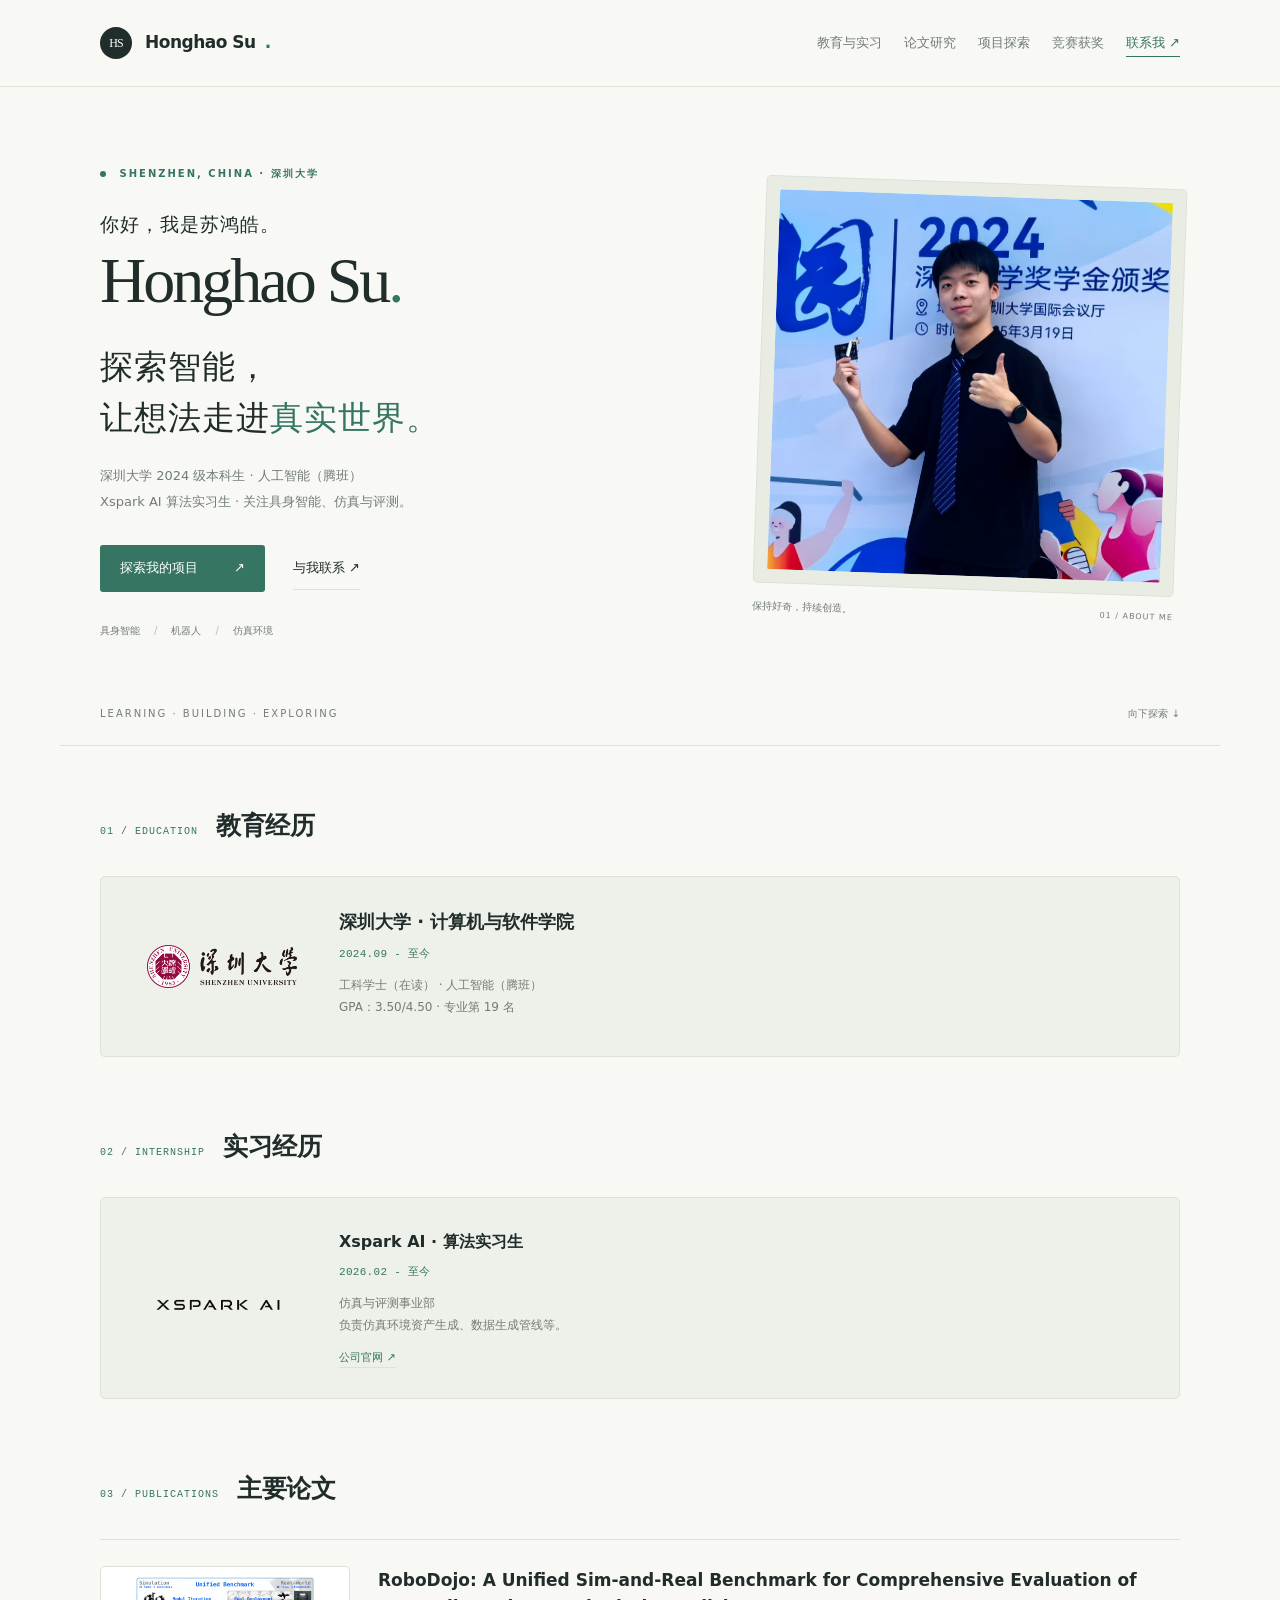
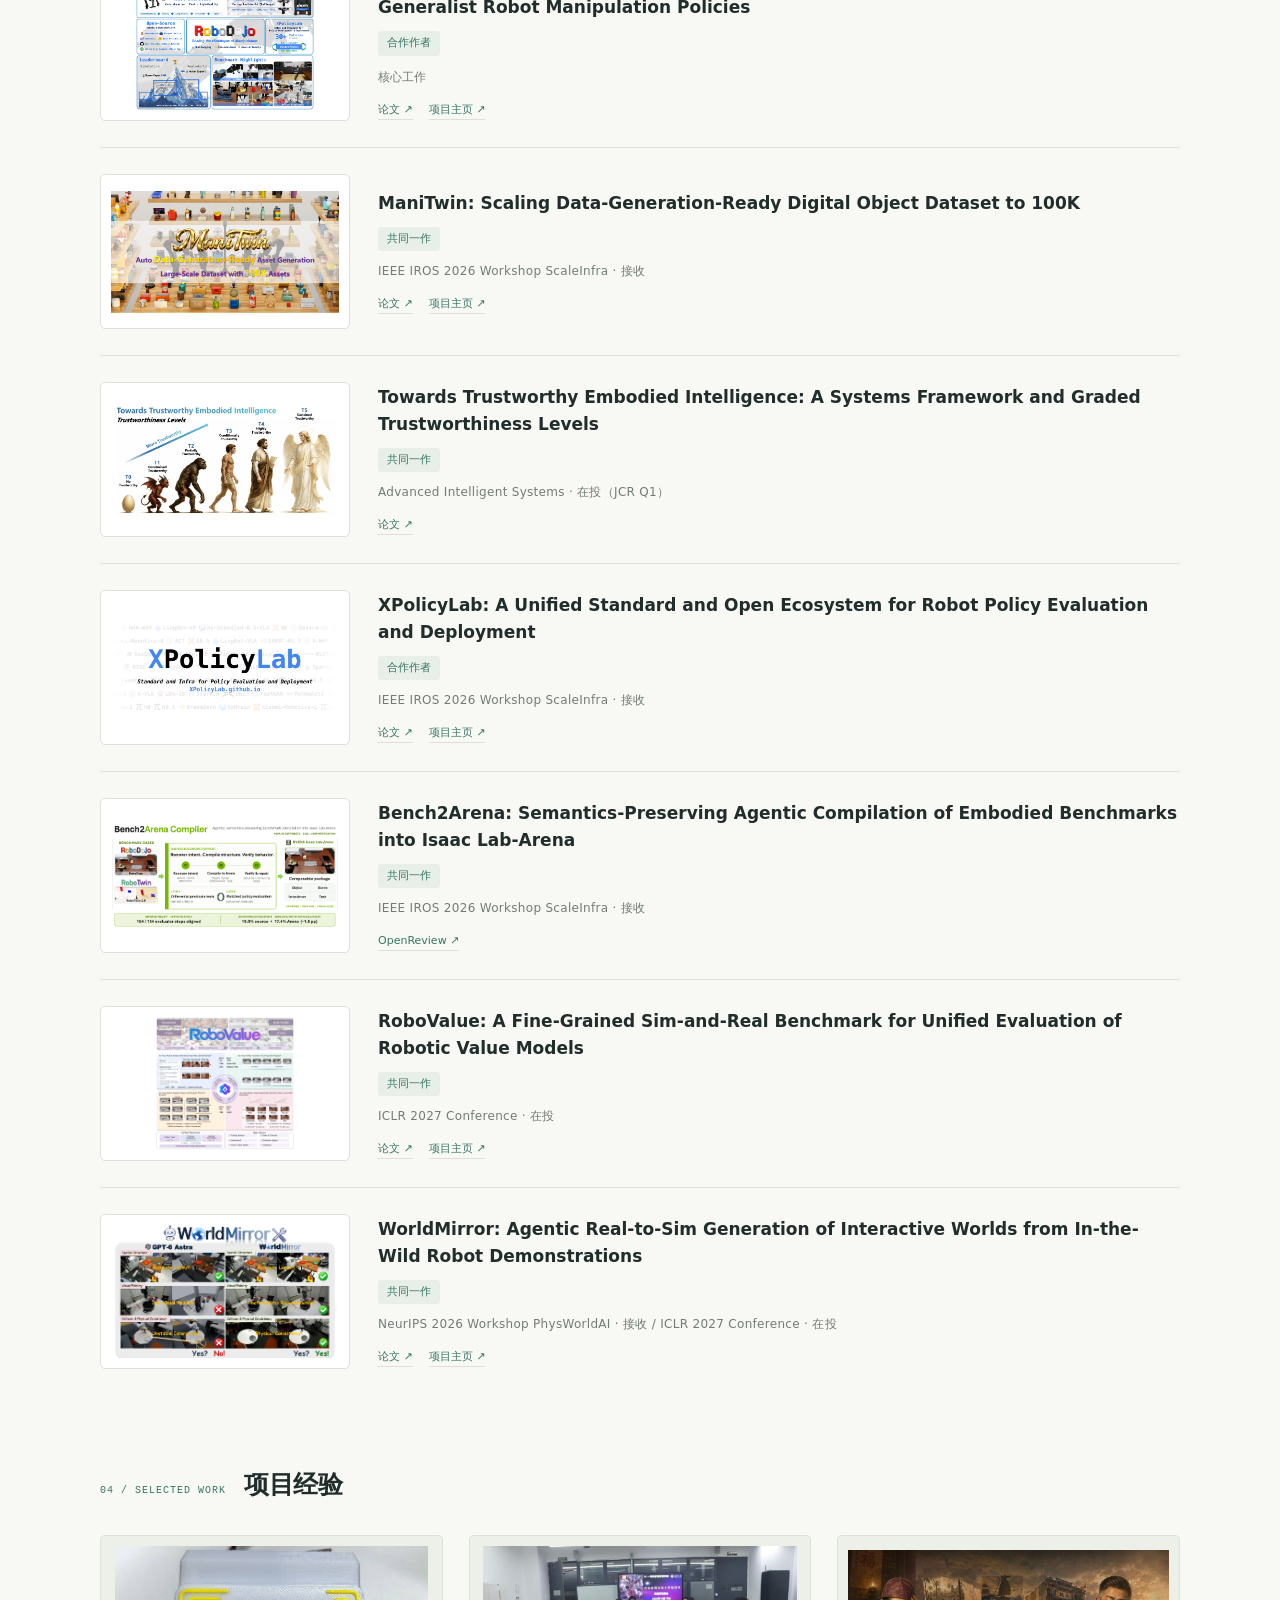
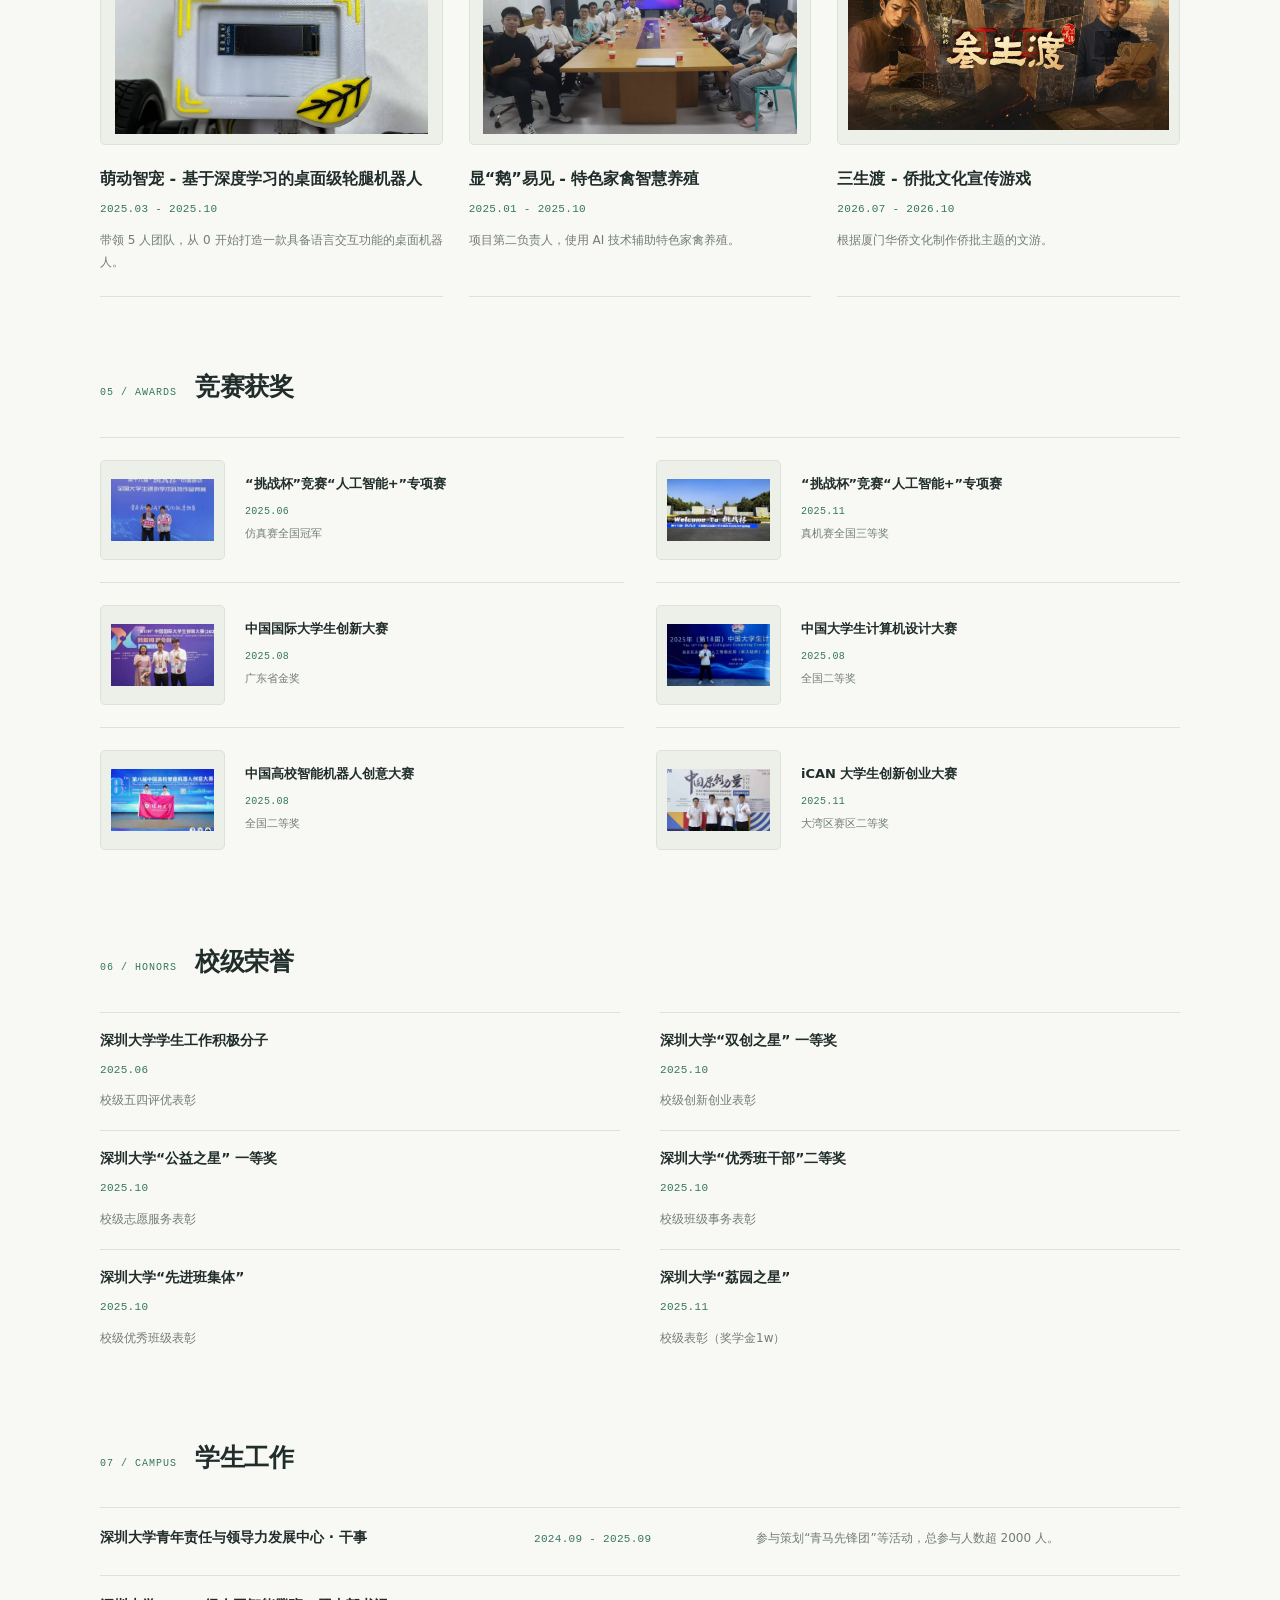
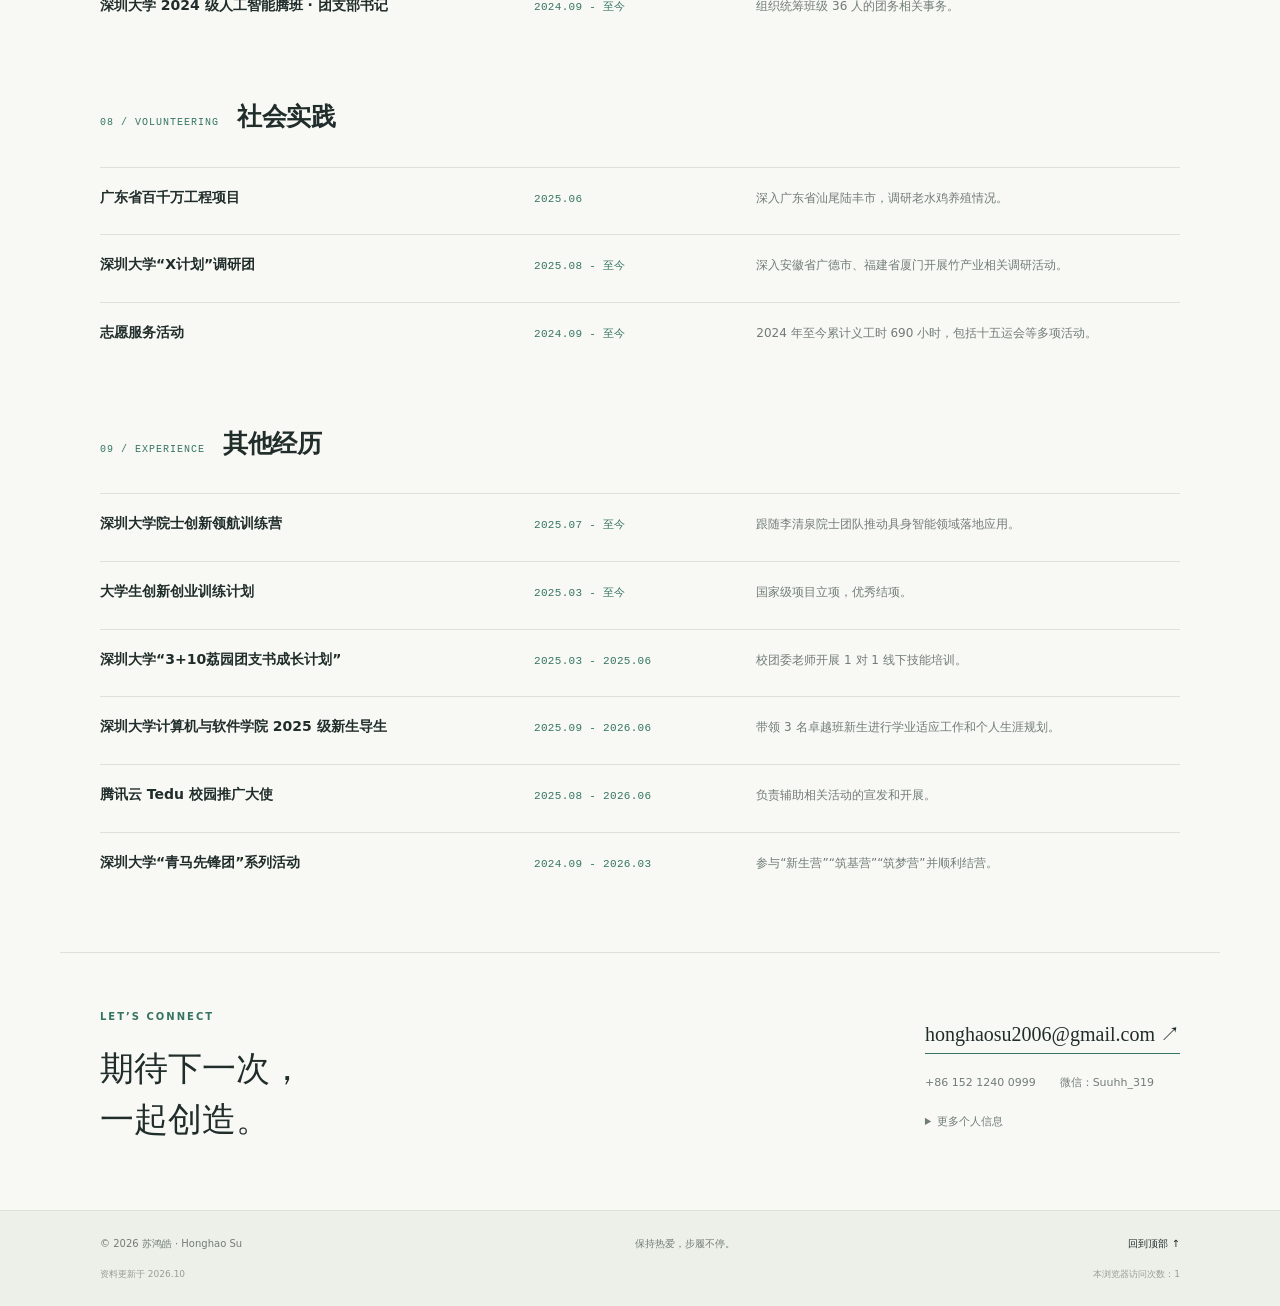
<file: index.html>
<!DOCTYPE html>
<html lang="zh-CN">
<head>
  <meta charset="utf-8" />
  <meta name="viewport" content="width=device-width, initial-scale=1" />
  <title>苏鸿皓 · 个人主页</title>
  <meta name="description" content="苏鸿皓个人主页，深圳大学人工智能本科生，关注具身智能、机器人仿真与评测。" />

  <!-- 引入全局样式 -->
  <link rel="stylesheet" href="styles/base.css" />
  <link rel="stylesheet" href="styles/topbar.css" />
  <link rel="stylesheet" href="styles/hero.css" />
  <link rel="stylesheet" href="styles/cards.css" />
  <link rel="stylesheet" href="styles/images.css" />
  <link rel="stylesheet" href="styles/footer.css" />
  <link rel="stylesheet" href="styles/responsive.css" />

  <!-- 引入各模块的样式 -->
  <link rel="stylesheet" href="student/student.css" />
  <link rel="stylesheet" href="projects/projects.css" />
  <link rel="stylesheet" href="awards/awards.css" />
  <link rel="stylesheet" href="others/others.css" />
  <link rel="stylesheet" href="education/education.css" />
  <link rel="stylesheet" href="practice/practice.css" />
  <link rel="stylesheet" href="honors/honors.css" />
  <link rel="stylesheet" href="internship/internship.css" />
  <link rel="stylesheet" href="publications/publications.css" />
  <link rel="stylesheet" href="styles/theme.css" />
</head>

<body>
  <!-- 顶部导航 -->
  <nav class="topbar" aria-label="主导航">
    <div class="container">
      <a class="brand" href="#top"><span class="brand-mark">HS</span> Honghao Su<span class="brand-dot">.</span></a>
      <ul class="nav">
        <li><a href="#education">教育与实习</a></li>
        <li><a href="#publications">论文研究</a></li>
        <li><a href="#projects">项目探索</a></li>
        <li><a href="#awards">竞赛获奖</a></li>

        <li><a href="mailto:honghaosu2006@gmail.com" class="nav-contact">联系我 ↗</a></li>
      </ul>
    </div>
  </nav>

  <!-- 头图/名片 -->
  <header id="top" class="hero">
    <div class="container hero-inner">
      <div class="hero-meta">
        <p class="eyebrow"><span class="status-dot"></span> SHENZHEN, CHINA · 深圳大学</p>
        <h1>你好，我是苏鸿皓。<span class="english-name">Honghao Su<span class="brand-dot">.</span></span></h1>
        <p class="hero-intro">探索智能，<br>让想法走进<span class="accent-text">真实世界。</span></p>
        <p class="subtitle">深圳大学 2024 级本科生 · 人工智能（腾班）<br>Xspark AI 算法实习生 · 关注具身智能、仿真与评测。</p>
        <div class="hero-actions">
          <a class="button button-primary" href="#projects">探索我的项目 <span>↗</span></a>
          <a class="text-link" href="mailto:honghaosu2006@gmail.com">与我联系 <span>↗</span></a>
        </div>
        <div class="interest-tags"><span>具身智能</span><span>机器人</span><span>仿真环境</span></div>
      </div>
      <figure class="portrait">
        <div class="portrait-frame"><img class="avatar" width="400" height="480" decoding="async" src="images/profile.jpg" alt="苏鸿皓的个人照片" fetchpriority="high" /></div>
        <figcaption><span>保持好奇，持续创造。</span><span>01 / ABOUT ME</span></figcaption>
      </figure>
    </div>
    <div class="container hero-bottom"><span>LEARNING · BUILDING · EXPLORING</span><a href="#projects">向下探索 ↓</a></div>
  </header>

  <!-- 主体内容由 update_cards.py 同步，打开即可显示 -->
  <main class="container" id="modules-wrapper">
<section id="education" class="section">
  <h2 data-label="01 / EDUCATION">教育经历</h2>
  <div class="grid grid-1">
    <article class="card">
      <div class="image-container">
        <img loading="lazy" decoding="async" src="images/education/szu_logo.png" alt="深圳大学 · 计算机与软件学院 图片 1" />
      </div>
      <div class="pad">
        <h3>深圳大学 · 计算机与软件学院</h3>
        <p class="when">2024.09 - 至今</p>
        <p>工科学士（在读） · 人工智能（腾班）<br>GPA：3.50/4.50 · 专业第 19 名</p>
      </div>
    </article>
  </div>
</section>
<section id="internship" class="section">
  <h2 data-label="02 / INTERNSHIP">实习经历</h2>
  <div class="grid grid-1">
    <article class="card">
      <div class="image-container">
        <img loading="lazy" decoding="async" src="images/internship/xspark.png" alt="Xspark AI · 算法实习生 图片 1" />
      </div>
      <div class="pad">
        <h3>Xspark AI · 算法实习生</h3>
        <p class="when">2026.02 - 至今</p>
        <p>仿真与评测事业部<br>负责仿真环境资产生成、数据生成管线等。</p>
<div class="resource-links">
<a href="https://xsparkai.com/en/about" target="_blank" rel="noopener noreferrer">公司官网 ↗</a>
</div>
      </div>
    </article>
  </div>
</section>
<section id="publications" class="section">
  <h2 data-label="03 / PUBLICATIONS">主要论文</h2>
  <div class="grid grid-3">
    <article class="card">
      <div class="image-container">
        <img loading="lazy" decoding="async" src="images/papers/robodojo.png" alt="RoboDojo: A Unified Sim-and-Real Benchmark for Comprehensive Evaluation of Generalist Robot Manipulation Policies 图片 1" />
      </div>
      <div class="pad">
        <h3>RoboDojo: A Unified Sim-and-Real Benchmark for Comprehensive Evaluation of Generalist Robot Manipulation Policies</h3>
<p class="author-role">合作作者</p>
        <p>核心工作</p>
<div class="resource-links">
<a href="https://arxiv.org/abs/2607.04434" target="_blank" rel="noopener noreferrer">论文 ↗</a>
<a href="https://robodojo-benchmark.com/" target="_blank" rel="noopener noreferrer">项目主页 ↗</a>
</div>
      </div>
    </article>
    <article class="card">
      <div class="image-container">
        <img loading="lazy" decoding="async" src="images/papers/manitwin.png" alt="ManiTwin: Scaling Data-Generation-Ready Digital Object Dataset to 100K 图片 1" />
      </div>
      <div class="pad">
        <h3>ManiTwin: Scaling Data-Generation-Ready Digital Object Dataset to 100K</h3>
<p class="author-role">共同一作</p>
        <p class="when">IEEE IROS 2026 Workshop ScaleInfra · 接收</p>
<div class="resource-links">
<a href="https://arxiv.org/abs/2603.16866" target="_blank" rel="noopener noreferrer">论文 ↗</a>
<a href="https://manitwin.github.io/" target="_blank" rel="noopener noreferrer">项目主页 ↗</a>
</div>
      </div>
    </article>
    <article class="card">
      <div class="image-container">
        <img loading="lazy" decoding="async" src="images/papers/trustworthy.jpg" alt="Towards Trustworthy Embodied Intelligence: A Systems Framework and Graded Trustworthiness Levels 图片 1" />
      </div>
      <div class="pad">
        <h3>Towards Trustworthy Embodied Intelligence: A Systems Framework and Graded Trustworthiness Levels</h3>
<p class="author-role">共同一作</p>
        <p class="when">Advanced Intelligent Systems · 在投（JCR Q1）</p>
<div class="resource-links">
<a href="https://arxiv.org/abs/2607.26121" target="_blank" rel="noopener noreferrer">论文 ↗</a>
</div>
      </div>
    </article>
    <article class="card">
      <div class="image-container">
        <img loading="lazy" decoding="async" src="images/papers/xpolicylab.png" alt="XPolicyLab: A Unified Standard and Open Ecosystem for Robot Policy Evaluation and Deployment 图片 1" />
      </div>
      <div class="pad">
        <h3>XPolicyLab: A Unified Standard and Open Ecosystem for Robot Policy Evaluation and Deployment</h3>
<p class="author-role">合作作者</p>
        <p class="when">IEEE IROS 2026 Workshop ScaleInfra · 接收</p>
<div class="resource-links">
<a href="https://arxiv.org/abs/2608.09892" target="_blank" rel="noopener noreferrer">论文 ↗</a>
<a href="https://xpolicylab.github.io/" target="_blank" rel="noopener noreferrer">项目主页 ↗</a>
</div>
      </div>
    </article>
    <article class="card">
      <div class="image-container">
        <img loading="lazy" decoding="async" src="images/papers/bench2arena.png" alt="Bench2Arena: Semantics-Preserving Agentic Compilation of Embodied Benchmarks into Isaac Lab-Arena 图片 1" />
      </div>
      <div class="pad">
        <h3>Bench2Arena: Semantics-Preserving Agentic Compilation of Embodied Benchmarks into Isaac Lab-Arena</h3>
<p class="author-role">共同一作</p>
        <p class="when">IEEE IROS 2026 Workshop ScaleInfra · 接收</p>
<div class="resource-links">
<a href="https://openreview.net/forum?id=wGKg4u42gR" target="_blank" rel="noopener noreferrer">OpenReview ↗</a>
</div>
      </div>
    </article>
    <article class="card">
      <div class="image-container">
        <img loading="lazy" decoding="async" src="images/papers/robovalue.jpg" alt="RoboValue: A Fine-Grained Sim-and-Real Benchmark for Unified Evaluation of Robotic Value Models 图片 1" />
      </div>
      <div class="pad">
        <h3>RoboValue: A Fine-Grained Sim-and-Real Benchmark for Unified Evaluation of Robotic Value Models</h3>
<p class="author-role">共同一作</p>
        <p class="when">ICLR 2027 Conference · 在投</p>
<div class="resource-links">
<a href="https://arxiv.org/abs/2610.26663" target="_blank" rel="noopener noreferrer">论文 ↗</a>
<a href="https://robovalue-benchmark.github.io/" target="_blank" rel="noopener noreferrer">项目主页 ↗</a>
</div>
      </div>
    </article>
    <article class="card">
      <div class="image-container">
        <img loading="lazy" decoding="async" src="images/papers/worldmirror.png" alt="WorldMirror: Agentic Real-to-Sim Generation of Interactive Worlds from In-the-Wild Robot Demonstrations 图片 1" />
      </div>
      <div class="pad">
        <h3>WorldMirror: Agentic Real-to-Sim Generation of Interactive Worlds from In-the-Wild Robot Demonstrations</h3>
<p class="author-role">共同一作</p>
        <p class="when">NeurIPS 2026 Workshop PhysWorldAI · 接收 / ICLR 2027 Conference · 在投</p>
<div class="resource-links">
<a href="https://arxiv.org/abs/2610.31834" target="_blank" rel="noopener noreferrer">论文 ↗</a>
<a href="https://worldmirror-page.github.io/" target="_blank" rel="noopener noreferrer">项目主页 ↗</a>
</div>
      </div>
    </article>
  </div>
</section>
<section id="projects" class="section">
  <h2 data-label="04 / SELECTED WORK">项目经验</h2>
  <div class="grid grid-3">
    <article class="card">
      <div class="image-container">
        <div class="image-gallery">
          <img loading="lazy" decoding="async" src="images/projects/mdzc/mdzc_1.jpg" alt="萌动智宠 - 基于深度学习的桌面级轮腿机器人 图片 1" />
          <img loading="lazy" decoding="async" src="images/projects/mdzc/mdzc_0.jpg" alt="萌动智宠 - 基于深度学习的桌面级轮腿机器人 图片 2" />
        </div>
      </div>
      <div class="pad">
        <h3>萌动智宠 - 基于深度学习的桌面级轮腿机器人</h3>
        <p class="when">2025.03 - 2025.10</p>
        <p>带领 5 人团队，从 0 开始打造一款具备语言交互功能的桌面机器人。</p>
      </div>
    </article>
    <article class="card">
      <div class="image-container">
        <div class="image-gallery">
          <img loading="lazy" decoding="async" src="images/projects/xeyj/xeyj_1.jpg" alt="显“鹅”易见 - 特色家禽智慧养殖 图片 1" />
          <img loading="lazy" decoding="async" src="images/projects/xeyj/xeyj_0.png" alt="显“鹅”易见 - 特色家禽智慧养殖 图片 2" />
        </div>
      </div>
      <div class="pad">
        <h3>显“鹅”易见 - 特色家禽智慧养殖</h3>
        <p class="when">2025.01 - 2025.10</p>
        <p>项目第二负责人，使用 AI 技术辅助特色家禽养殖。</p>
      </div>
    </article>
    <article class="card">
      <div class="image-container">
        <img loading="lazy" decoding="async" src="images/projects/sanshengdu/sanshengdu.jpg" alt="三生渡 - 侨批文化宣传游戏 图片 1" />
      </div>
      <div class="pad">
        <h3>三生渡 - 侨批文化宣传游戏</h3>
        <p class="when">2026.07 - 2026.10</p>
        <p>根据厦门华侨文化制作侨批主题的文游。</p>
      </div>
    </article>
  </div>
</section>
<section id="awards" class="section">
  <h2 data-label="05 / AWARDS">竞赛获奖</h2>
  <div class="grid grid-3">
    <article class="card">
      <div class="image-container">
        <img loading="lazy" decoding="async" src="images/award/tzb/tzb_1.jpg" alt="“挑战杯”竞赛“人工智能+”专项赛 图片 1" />
      </div>
      <div class="pad">
        <h3>“挑战杯”竞赛“人工智能+”专项赛</h3>
        <p class="when">2025.06</p>
        <p>仿真赛全国冠军</p>
      </div>
    </article>
    <article class="card">
      <div class="image-container">
        <img loading="lazy" decoding="async" src="images/award/tzb/tzb_0.jpg" alt="“挑战杯”竞赛“人工智能+”专项赛 图片 1" />
      </div>
      <div class="pad">
        <h3>“挑战杯”竞赛“人工智能+”专项赛</h3>
        <p class="when">2025.11</p>
        <p>真机赛全国三等奖</p>
      </div>
    </article>
    <article class="card">
      <div class="image-container">
        <div class="image-gallery">
          <img loading="lazy" decoding="async" src="images/award/gcs/gcs_1.jpg" alt="中国国际大学生创新大赛 图片 1" />
          <img loading="lazy" decoding="async" src="images/award/gcs/gcs_2.jpg" alt="中国国际大学生创新大赛 图片 2" />
        </div>
      </div>
      <div class="pad">
        <h3>中国国际大学生创新大赛</h3>
        <p class="when">2025.08</p>
        <p>广东省金奖</p>
      </div>
    </article>
    <article class="card">
      <div class="image-container">
        <div class="image-gallery">
          <img loading="lazy" decoding="async" src="images/award/js/js_1.jpg" alt="中国大学生计算机设计大赛 图片 1" />
          <img loading="lazy" decoding="async" src="images/award/js/js_0.jpg" alt="中国大学生计算机设计大赛 图片 2" />
        </div>
      </div>
      <div class="pad">
        <h3>中国大学生计算机设计大赛</h3>
        <p class="when">2025.08</p>
        <p>全国二等奖</p>
      </div>
    </article>
    <article class="card">
      <div class="image-container">
        <div class="image-gallery">
          <img loading="lazy" decoding="async" src="images/award/jc/jc_1.jpg" alt="中国高校智能机器人创意大赛 图片 1" />
          <img loading="lazy" decoding="async" src="images/award/jc/jc_0.jpg" alt="中国高校智能机器人创意大赛 图片 2" />
        </div>
      </div>
      <div class="pad">
        <h3>中国高校智能机器人创意大赛</h3>
        <p class="when">2025.08</p>
        <p>全国二等奖</p>
      </div>
    </article>
    <article class="card">
      <div class="image-container">
        <div class="image-gallery">
          <img loading="lazy" decoding="async" src="images/award/ican/ican_1.jpg" alt="iCAN 大学生创新创业大赛 图片 1" />
          <img loading="lazy" decoding="async" src="images/award/ican/ican_0.jpg" alt="iCAN 大学生创新创业大赛 图片 2" />
        </div>
      </div>
      <div class="pad">
        <h3>iCAN 大学生创新创业大赛</h3>
        <p class="when">2025.11</p>
        <p>大湾区赛区二等奖</p>
      </div>
    </article>
  </div>
</section>
<section id="honors" class="section">
  <h2 data-label="06 / HONORS">校级荣誉</h2>
  <div class="grid grid-2">
    <article class="card text-only">
      <div class="pad">
        <h3>深圳大学学生工作积极分子</h3>
        <p class="when">2025.06</p>
        <p>校级五四评优表彰</p>
      </div>
    </article>
    <article class="card text-only">
      <div class="pad">
        <h3>深圳大学“双创之星” 一等奖</h3>
        <p class="when">2025.10</p>
        <p>校级创新创业表彰</p>
      </div>
    </article>
    <article class="card text-only">
      <div class="pad">
        <h3>深圳大学“公益之星” 一等奖</h3>
        <p class="when">2025.10</p>
        <p>校级志愿服务表彰</p>
      </div>
    </article>
    <article class="card text-only">
      <div class="pad">
        <h3>深圳大学“优秀班干部”二等奖</h3>
        <p class="when">2025.10</p>
        <p>校级班级事务表彰</p>
      </div>
    </article>
    <article class="card text-only">
      <div class="pad">
        <h3>深圳大学“先进班集体”</h3>
        <p class="when">2025.10</p>
        <p>校级优秀班级表彰</p>
      </div>
    </article>
    <article class="card text-only">
      <div class="pad">
        <h3>深圳大学“荔园之星”</h3>
        <p class="when">2025.11</p>
        <p>校级表彰（奖学金1w）</p>
      </div>
    </article>
  </div>
</section>
<section id="student" class="section">
  <h2 data-label="07 / CAMPUS">学生工作</h2>
  <div class="grid grid-2">
    <article class="card text-only">
      <div class="pad">
        <h3>深圳大学青年责任与领导力发展中心 · 干事</h3>
        <p class="when">2024.09 - 2025.09</p>
        <p>参与策划“青马先锋团”等活动，总参与人数超 2000 人。</p>
      </div>
    </article>
    <article class="card text-only">
      <div class="pad">
        <h3>深圳大学 2024 级人工智能腾班 · 团支部书记</h3>
        <p class="when">2024.09 - 至今</p>
        <p>组织统筹班级 36 人的团务相关事务。</p>
      </div>
    </article>
  </div>
</section>
<section id="practice" class="section">
  <h2 data-label="08 / VOLUNTEERING">社会实践</h2>
  <div class="grid grid-3">
    <article class="card text-only">
      <div class="pad">
        <h3>广东省百千万工程项目</h3>
        <p class="when">2025.06</p>
        <p>深入广东省汕尾陆丰市，调研老水鸡养殖情况。</p>
      </div>
    </article>
    <article class="card text-only">
      <div class="pad">
        <h3>深圳大学“X计划”调研团</h3>
        <p class="when">2025.08 - 至今</p>
        <p>深入安徽省广德市、福建省厦门开展竹产业相关调研活动。</p>
      </div>
    </article>
    <article class="card text-only">
      <div class="pad">
        <h3>志愿服务活动</h3>
        <p class="when">2024.09 - 至今</p>
        <p>2024 年至今累计义工时 690 小时，包括十五运会等多项活动。</p>
      </div>
    </article>
  </div>
</section>
<section id="others" class="section">
  <h2 data-label="09 / EXPERIENCE">其他经历</h2>
  <div class="grid grid-2">
    <article class="card text-only">
      <div class="pad">
        <h3>深圳大学院士创新领航训练营</h3>
        <p class="when">2025.07 - 至今</p>
        <p>跟随李清泉院士团队推动具身智能领域落地应用。</p>
      </div>
    </article>
    <article class="card text-only">
      <div class="pad">
        <h3>大学生创新创业训练计划</h3>
        <p class="when">2025.03 - 至今</p>
        <p>国家级项目立项，优秀结项。</p>
      </div>
    </article>
    <article class="card text-only">
      <div class="pad">
        <h3>深圳大学“3+10荔园团支书成长计划”</h3>
        <p class="when">2025.03 - 2025.06</p>
        <p>校团委老师开展 1 对 1 线下技能培训。</p>
      </div>
    </article>
    <article class="card text-only">
      <div class="pad">
        <h3>深圳大学计算机与软件学院 2025 级新生导生</h3>
        <p class="when">2025.09 - 2026.06</p>
        <p>带领 3 名卓越班新生进行学业适应工作和个人生涯规划。</p>
      </div>
    </article>
    <article class="card text-only">
      <div class="pad">
        <h3>腾讯云 Tedu 校园推广大使</h3>
        <p class="when">2025.08 - 2026.06</p>
        <p>负责辅助相关活动的宣发和开展。</p>
      </div>
    </article>
    <article class="card text-only">
      <div class="pad">
        <h3>深圳大学“青马先锋团”系列活动</h3>
        <p class="when">2024.09 - 2026.03</p>
        <p>参与“新生营”“筑基营”“筑梦营”并顺利结营。</p>
      </div>
    </article>
  </div>
</section>
  </main>

  <section class="contact-section container" id="contact">
    <div><p class="eyebrow">LET’S CONNECT</p><h2>期待下一次，<br>一起创造。</h2></div>
    <div class="contact-details">
      <a class="contact-email" href="mailto:honghaosu2006@gmail.com">honghaosu2006@gmail.com ↗</a>
      <p><a href="tel:+8615212400999">+86 152 1240 0999</a><span>微信：Suuhh_319</span></p>
      <details><summary>更多个人信息</summary><p>男 · 民族：汉族 · 共青团员 · 现居广东深圳</p><p>年龄：20 · 资料更新：2026.10</p></details>
    </div>
  </section>
  <footer class="footer">
    <div class="container"><p>© 2026 苏鸿皓 · Honghao Su</p><span class="footer-note">保持热爱，步履不停。</span><a class="totop" href="#top" aria-label="返回顶部">回到顶部 ↑</a></div>
    <div class="container footer-meta"><span>资料更新于 2026.10</span><span>本浏览器访问次数：<span id="visit-count">—</span></span></div>
  </footer>
  <script src="script.js" defer></script>
</body>
</html>
</file>
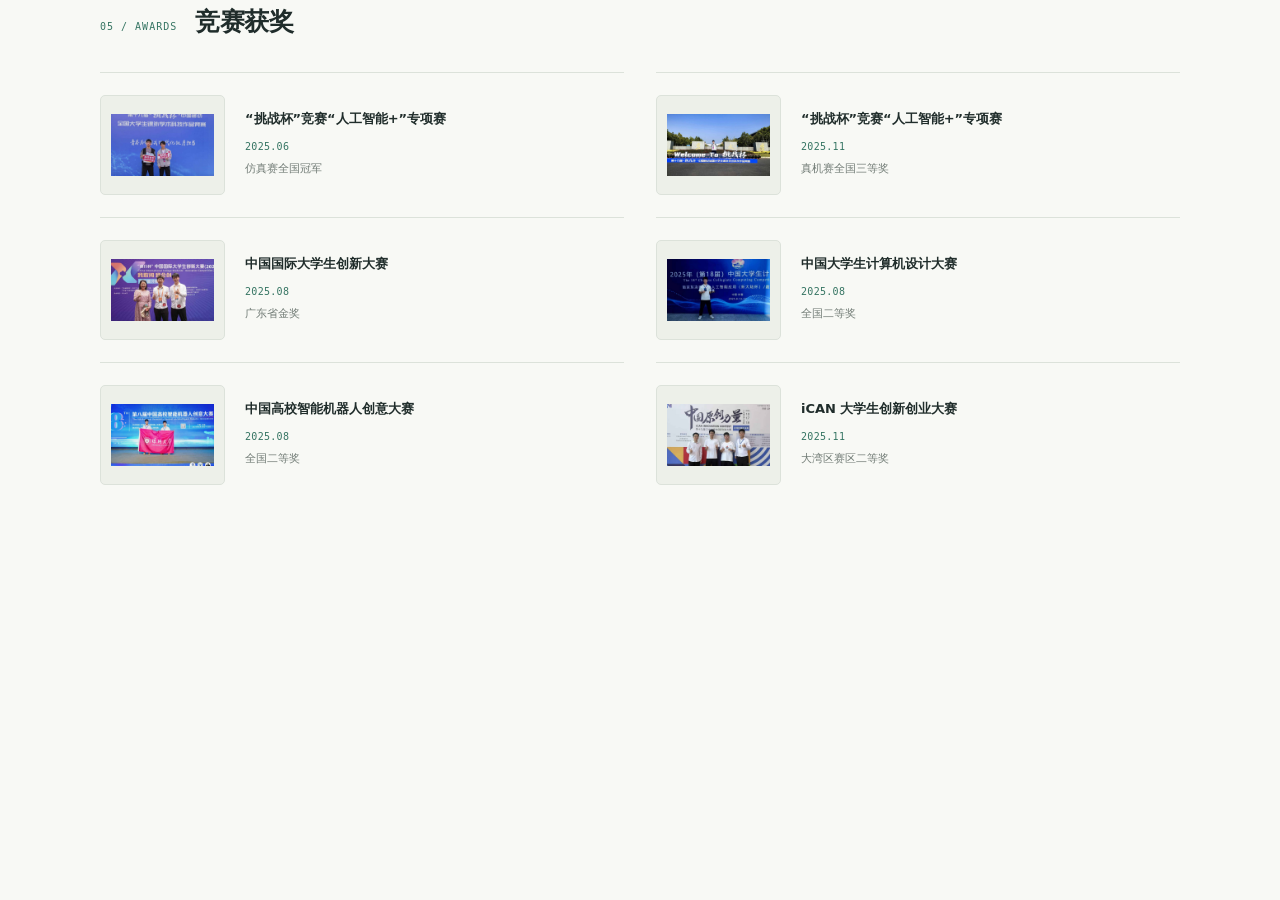
<file: awards/awards.html>
<!DOCTYPE html>
<html lang="zh-CN">
<head>
<meta charset="utf-8" />
<base href="../" />
<meta name="viewport" content="width=device-width, initial-scale=1" />
<title>竞赛获奖</title>
<link rel="stylesheet" href="styles/base.css" />
<link rel="stylesheet" href="styles/cards.css" />
<link rel="stylesheet" href="styles/images.css" />
<link rel="stylesheet" href="awards/awards.css" />
<link rel="stylesheet" href="styles/responsive.css" />
<link rel="stylesheet" href="styles/theme.css" />
</head>
<body>
<main class="container">
<section id="awards" class="section">
  <h2 data-label="05 / AWARDS">竞赛获奖</h2>
  <div class="grid grid-3">
    <article class="card">
      <div class="image-container">
        <img loading="lazy" decoding="async" src="images/award/tzb/tzb_1.jpg" alt="“挑战杯”竞赛“人工智能+”专项赛 图片 1" />
      </div>
      <div class="pad">
        <h3>“挑战杯”竞赛“人工智能+”专项赛</h3>
        <p class="when">2025.06</p>
        <p>仿真赛全国冠军</p>
      </div>
    </article>
    <article class="card">
      <div class="image-container">
        <img loading="lazy" decoding="async" src="images/award/tzb/tzb_0.jpg" alt="“挑战杯”竞赛“人工智能+”专项赛 图片 1" />
      </div>
      <div class="pad">
        <h3>“挑战杯”竞赛“人工智能+”专项赛</h3>
        <p class="when">2025.11</p>
        <p>真机赛全国三等奖</p>
      </div>
    </article>
    <article class="card">
      <div class="image-container">
        <div class="image-gallery">
          <img loading="lazy" decoding="async" src="images/award/gcs/gcs_1.jpg" alt="中国国际大学生创新大赛 图片 1" />
          <img loading="lazy" decoding="async" src="images/award/gcs/gcs_2.jpg" alt="中国国际大学生创新大赛 图片 2" />
        </div>
      </div>
      <div class="pad">
        <h3>中国国际大学生创新大赛</h3>
        <p class="when">2025.08</p>
        <p>广东省金奖</p>
      </div>
    </article>
    <article class="card">
      <div class="image-container">
        <div class="image-gallery">
          <img loading="lazy" decoding="async" src="images/award/js/js_1.jpg" alt="中国大学生计算机设计大赛 图片 1" />
          <img loading="lazy" decoding="async" src="images/award/js/js_0.jpg" alt="中国大学生计算机设计大赛 图片 2" />
        </div>
      </div>
      <div class="pad">
        <h3>中国大学生计算机设计大赛</h3>
        <p class="when">2025.08</p>
        <p>全国二等奖</p>
      </div>
    </article>
    <article class="card">
      <div class="image-container">
        <div class="image-gallery">
          <img loading="lazy" decoding="async" src="images/award/jc/jc_1.jpg" alt="中国高校智能机器人创意大赛 图片 1" />
          <img loading="lazy" decoding="async" src="images/award/jc/jc_0.jpg" alt="中国高校智能机器人创意大赛 图片 2" />
        </div>
      </div>
      <div class="pad">
        <h3>中国高校智能机器人创意大赛</h3>
        <p class="when">2025.08</p>
        <p>全国二等奖</p>
      </div>
    </article>
    <article class="card">
      <div class="image-container">
        <div class="image-gallery">
          <img loading="lazy" decoding="async" src="images/award/ican/ican_1.jpg" alt="iCAN 大学生创新创业大赛 图片 1" />
          <img loading="lazy" decoding="async" src="images/award/ican/ican_0.jpg" alt="iCAN 大学生创新创业大赛 图片 2" />
        </div>
      </div>
      <div class="pad">
        <h3>iCAN 大学生创新创业大赛</h3>
        <p class="when">2025.11</p>
        <p>大湾区赛区二等奖</p>
      </div>
    </article>
  </div>
</section>
</main>
<script src="script.js" defer></script>
</body>
</html>
</file>
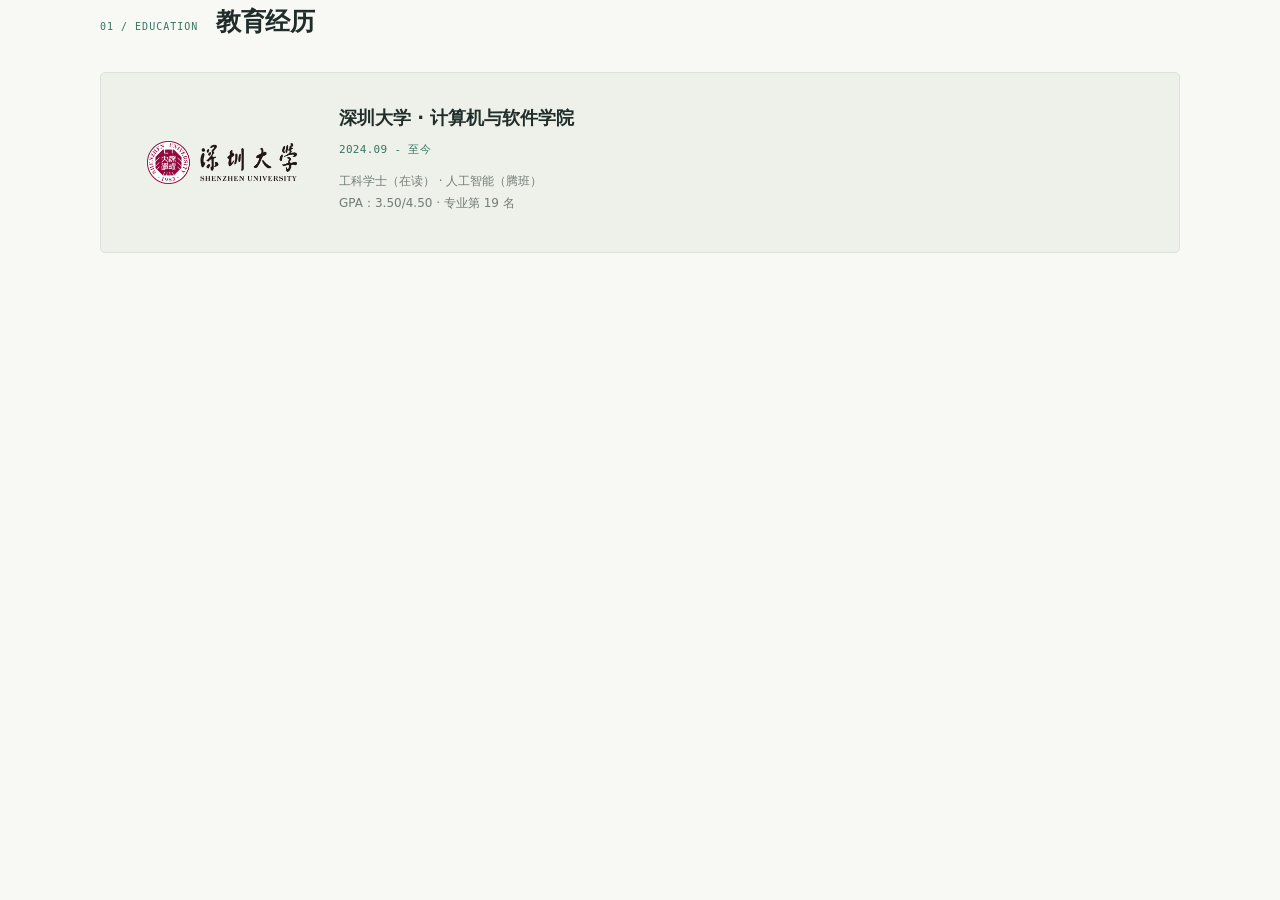
<file: education/education.html>
<!DOCTYPE html>
<html lang="zh-CN">
<head>
<meta charset="utf-8" />
<base href="../" />
<meta name="viewport" content="width=device-width, initial-scale=1" />
<title>教育经历</title>
<link rel="stylesheet" href="styles/base.css" />
<link rel="stylesheet" href="styles/cards.css" />
<link rel="stylesheet" href="styles/images.css" />
<link rel="stylesheet" href="education/education.css" />
<link rel="stylesheet" href="styles/responsive.css" />
<link rel="stylesheet" href="styles/theme.css" />
</head>
<body>
<main class="container">
<section id="education" class="section">
  <h2 data-label="01 / EDUCATION">教育经历</h2>
  <div class="grid grid-1">
    <article class="card">
      <div class="image-container">
        <img loading="lazy" decoding="async" src="images/education/szu_logo.png" alt="深圳大学 · 计算机与软件学院 图片 1" />
      </div>
      <div class="pad">
        <h3>深圳大学 · 计算机与软件学院</h3>
        <p class="when">2024.09 - 至今</p>
        <p>工科学士（在读） · 人工智能（腾班）<br>GPA：3.50/4.50 · 专业第 19 名</p>
      </div>
    </article>
  </div>
</section>
</main>
<script src="script.js" defer></script>
</body>
</html>
</file>
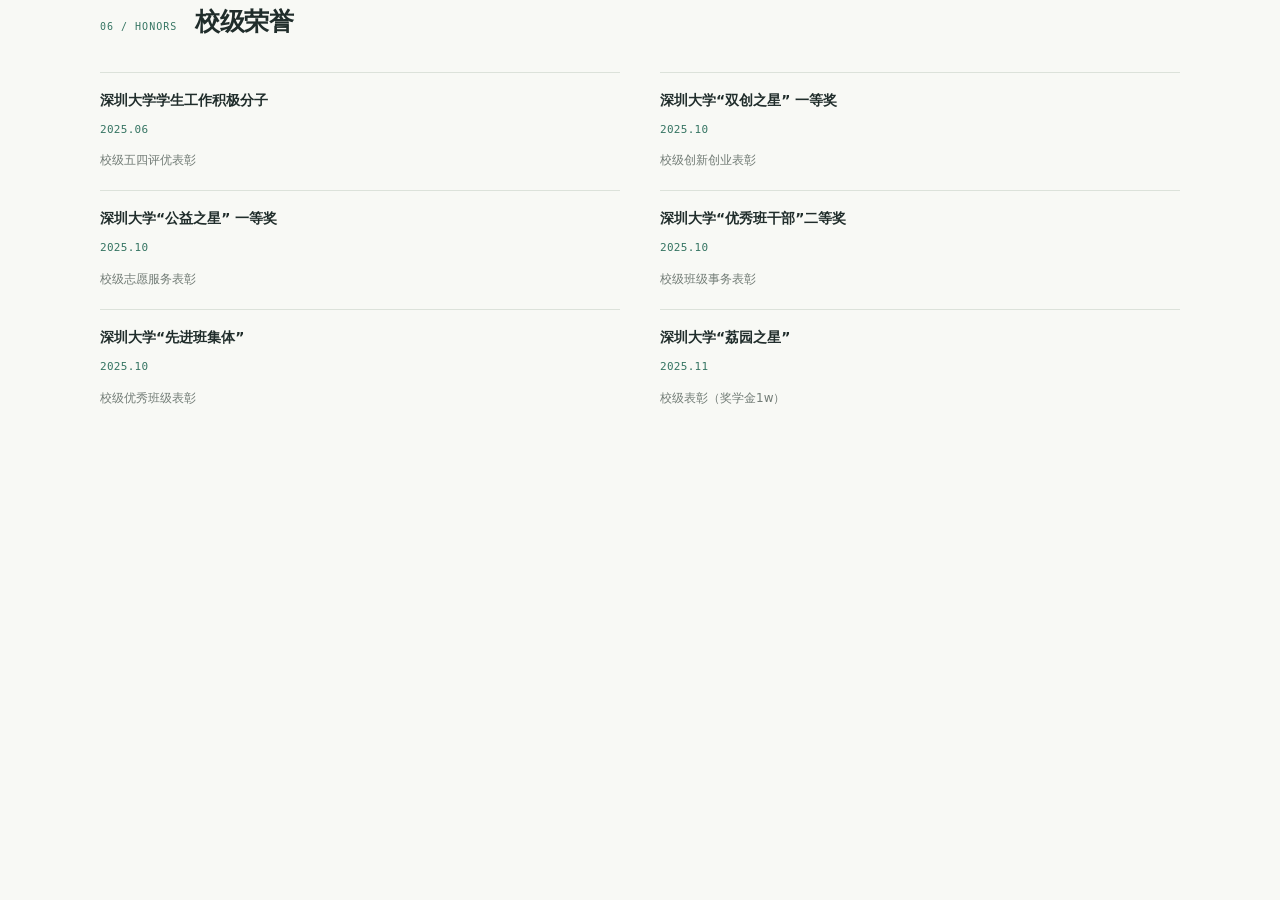
<file: honors/honors.html>
<!DOCTYPE html>
<html lang="zh-CN">
<head>
<meta charset="utf-8" />
<base href="../" />
<meta name="viewport" content="width=device-width, initial-scale=1" />
<title>校级荣誉</title>
<link rel="stylesheet" href="styles/base.css" />
<link rel="stylesheet" href="styles/cards.css" />
<link rel="stylesheet" href="styles/images.css" />
<link rel="stylesheet" href="honors/honors.css" />
<link rel="stylesheet" href="styles/responsive.css" />
<link rel="stylesheet" href="styles/theme.css" />
</head>
<body>
<main class="container">
<section id="honors" class="section">
  <h2 data-label="06 / HONORS">校级荣誉</h2>
  <div class="grid grid-2">
    <article class="card text-only">
      <div class="pad">
        <h3>深圳大学学生工作积极分子</h3>
        <p class="when">2025.06</p>
        <p>校级五四评优表彰</p>
      </div>
    </article>
    <article class="card text-only">
      <div class="pad">
        <h3>深圳大学“双创之星” 一等奖</h3>
        <p class="when">2025.10</p>
        <p>校级创新创业表彰</p>
      </div>
    </article>
    <article class="card text-only">
      <div class="pad">
        <h3>深圳大学“公益之星” 一等奖</h3>
        <p class="when">2025.10</p>
        <p>校级志愿服务表彰</p>
      </div>
    </article>
    <article class="card text-only">
      <div class="pad">
        <h3>深圳大学“优秀班干部”二等奖</h3>
        <p class="when">2025.10</p>
        <p>校级班级事务表彰</p>
      </div>
    </article>
    <article class="card text-only">
      <div class="pad">
        <h3>深圳大学“先进班集体”</h3>
        <p class="when">2025.10</p>
        <p>校级优秀班级表彰</p>
      </div>
    </article>
    <article class="card text-only">
      <div class="pad">
        <h3>深圳大学“荔园之星”</h3>
        <p class="when">2025.11</p>
        <p>校级表彰（奖学金1w）</p>
      </div>
    </article>
  </div>
</section>
</main>
<script src="script.js" defer></script>
</body>
</html>
</file>
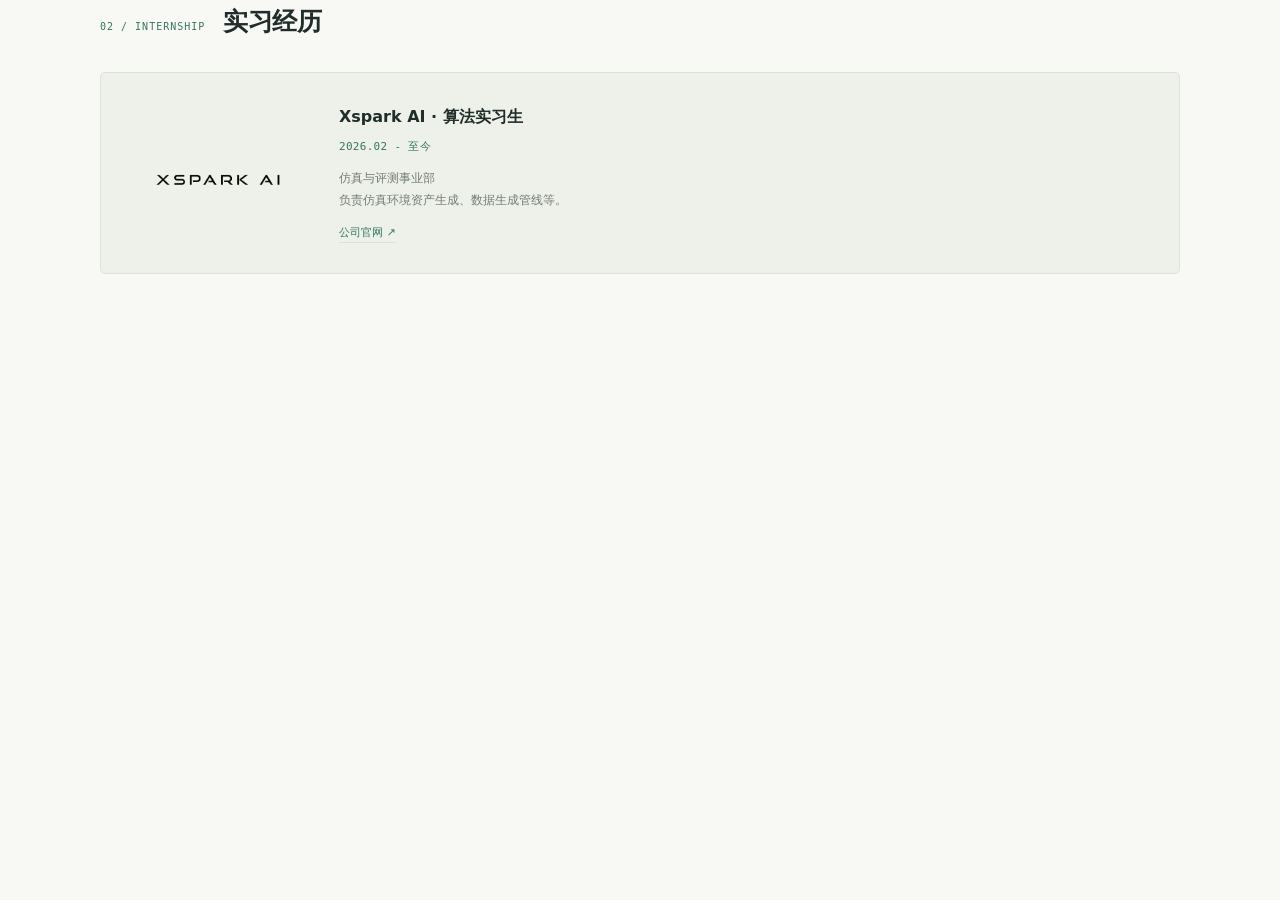
<file: internship/internship.html>
<!DOCTYPE html>
<html lang="zh-CN">
<head>
<meta charset="utf-8" />
<base href="../" />
<meta name="viewport" content="width=device-width, initial-scale=1" />
<title>实习经历</title>
<link rel="stylesheet" href="styles/base.css" />
<link rel="stylesheet" href="styles/cards.css" />
<link rel="stylesheet" href="styles/images.css" />
<link rel="stylesheet" href="internship/internship.css" />
<link rel="stylesheet" href="styles/responsive.css" />
<link rel="stylesheet" href="styles/theme.css" />
</head>
<body>
<main class="container">
<section id="internship" class="section">
  <h2 data-label="02 / INTERNSHIP">实习经历</h2>
  <div class="grid grid-1">
    <article class="card">
      <div class="image-container">
        <img loading="lazy" decoding="async" src="images/internship/xspark.png" alt="Xspark AI · 算法实习生 图片 1" />
      </div>
      <div class="pad">
        <h3>Xspark AI · 算法实习生</h3>
        <p class="when">2026.02 - 至今</p>
        <p>仿真与评测事业部<br>负责仿真环境资产生成、数据生成管线等。</p>
<div class="resource-links">
<a href="https://xsparkai.com/en/about" target="_blank" rel="noopener noreferrer">公司官网 ↗</a>
</div>
      </div>
    </article>
  </div>
</section>
</main>
<script src="script.js" defer></script>
</body>
</html>
</file>
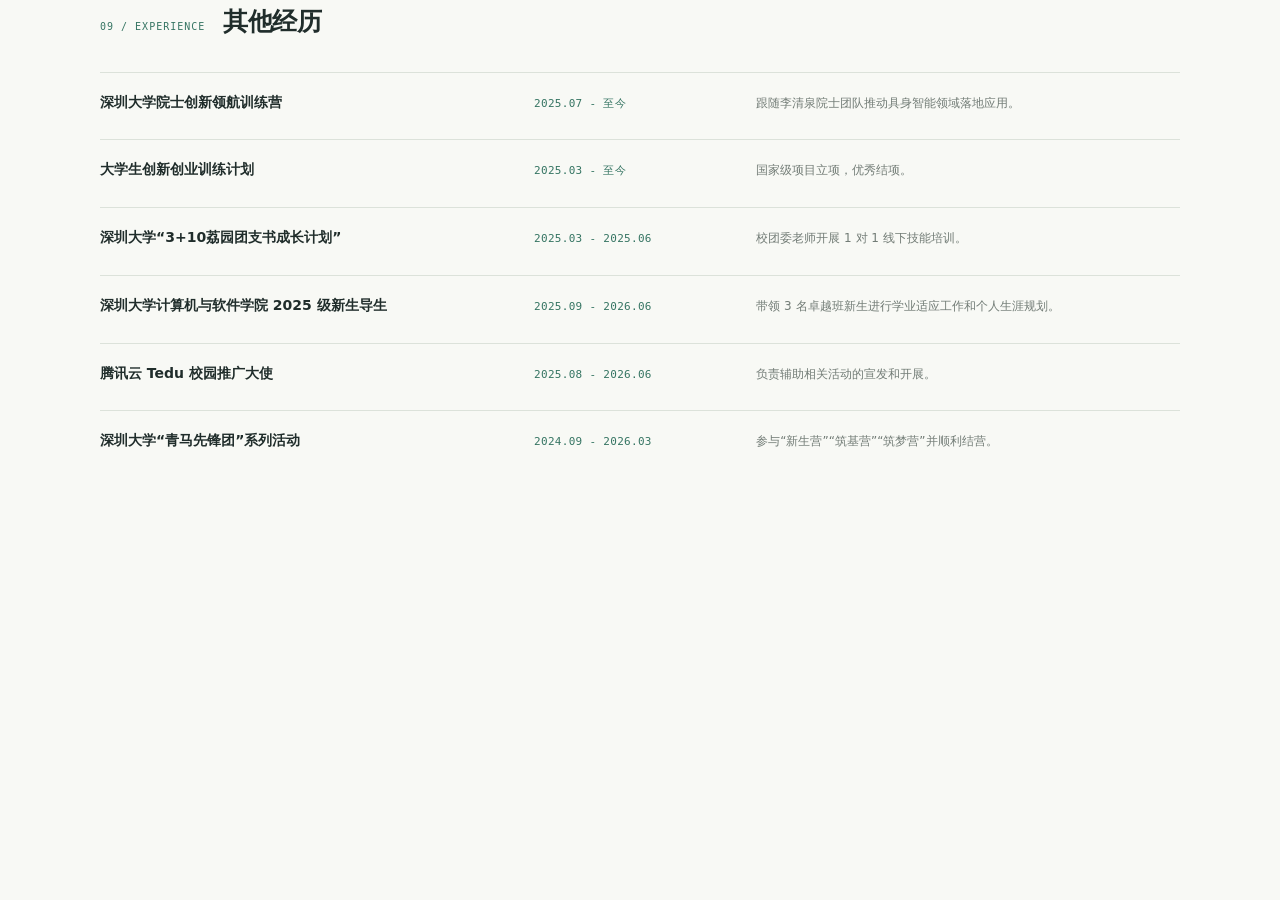
<file: others/others.html>
<!DOCTYPE html>
<html lang="zh-CN">
<head>
<meta charset="utf-8" />
<base href="../" />
<meta name="viewport" content="width=device-width, initial-scale=1" />
<title>其他经历</title>
<link rel="stylesheet" href="styles/base.css" />
<link rel="stylesheet" href="styles/cards.css" />
<link rel="stylesheet" href="styles/images.css" />
<link rel="stylesheet" href="others/others.css" />
<link rel="stylesheet" href="styles/responsive.css" />
<link rel="stylesheet" href="styles/theme.css" />
</head>
<body>
<main class="container">
<section id="others" class="section">
  <h2 data-label="09 / EXPERIENCE">其他经历</h2>
  <div class="grid grid-2">
    <article class="card text-only">
      <div class="pad">
        <h3>深圳大学院士创新领航训练营</h3>
        <p class="when">2025.07 - 至今</p>
        <p>跟随李清泉院士团队推动具身智能领域落地应用。</p>
      </div>
    </article>
    <article class="card text-only">
      <div class="pad">
        <h3>大学生创新创业训练计划</h3>
        <p class="when">2025.03 - 至今</p>
        <p>国家级项目立项，优秀结项。</p>
      </div>
    </article>
    <article class="card text-only">
      <div class="pad">
        <h3>深圳大学“3+10荔园团支书成长计划”</h3>
        <p class="when">2025.03 - 2025.06</p>
        <p>校团委老师开展 1 对 1 线下技能培训。</p>
      </div>
    </article>
    <article class="card text-only">
      <div class="pad">
        <h3>深圳大学计算机与软件学院 2025 级新生导生</h3>
        <p class="when">2025.09 - 2026.06</p>
        <p>带领 3 名卓越班新生进行学业适应工作和个人生涯规划。</p>
      </div>
    </article>
    <article class="card text-only">
      <div class="pad">
        <h3>腾讯云 Tedu 校园推广大使</h3>
        <p class="when">2025.08 - 2026.06</p>
        <p>负责辅助相关活动的宣发和开展。</p>
      </div>
    </article>
    <article class="card text-only">
      <div class="pad">
        <h3>深圳大学“青马先锋团”系列活动</h3>
        <p class="when">2024.09 - 2026.03</p>
        <p>参与“新生营”“筑基营”“筑梦营”并顺利结营。</p>
      </div>
    </article>
  </div>
</section>
</main>
<script src="script.js" defer></script>
</body>
</html>
</file>
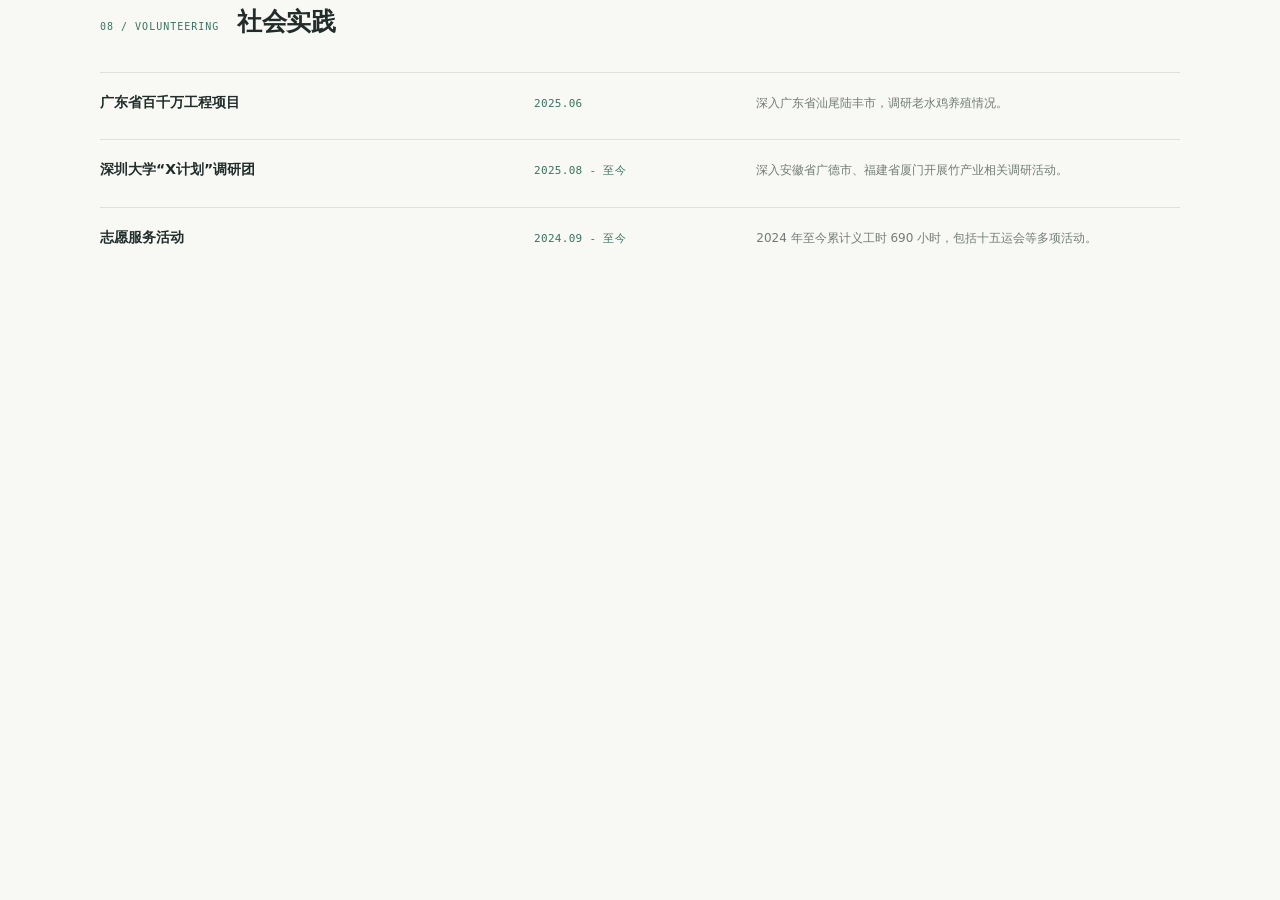
<file: practice/practice.html>
<!DOCTYPE html>
<html lang="zh-CN">
<head>
<meta charset="utf-8" />
<base href="../" />
<meta name="viewport" content="width=device-width, initial-scale=1" />
<title>社会实践</title>
<link rel="stylesheet" href="styles/base.css" />
<link rel="stylesheet" href="styles/cards.css" />
<link rel="stylesheet" href="styles/images.css" />
<link rel="stylesheet" href="practice/practice.css" />
<link rel="stylesheet" href="styles/responsive.css" />
<link rel="stylesheet" href="styles/theme.css" />
</head>
<body>
<main class="container">
<section id="practice" class="section">
  <h2 data-label="08 / VOLUNTEERING">社会实践</h2>
  <div class="grid grid-3">
    <article class="card text-only">
      <div class="pad">
        <h3>广东省百千万工程项目</h3>
        <p class="when">2025.06</p>
        <p>深入广东省汕尾陆丰市，调研老水鸡养殖情况。</p>
      </div>
    </article>
    <article class="card text-only">
      <div class="pad">
        <h3>深圳大学“X计划”调研团</h3>
        <p class="when">2025.08 - 至今</p>
        <p>深入安徽省广德市、福建省厦门开展竹产业相关调研活动。</p>
      </div>
    </article>
    <article class="card text-only">
      <div class="pad">
        <h3>志愿服务活动</h3>
        <p class="when">2024.09 - 至今</p>
        <p>2024 年至今累计义工时 690 小时，包括十五运会等多项活动。</p>
      </div>
    </article>
  </div>
</section>
</main>
<script src="script.js" defer></script>
</body>
</html>
</file>
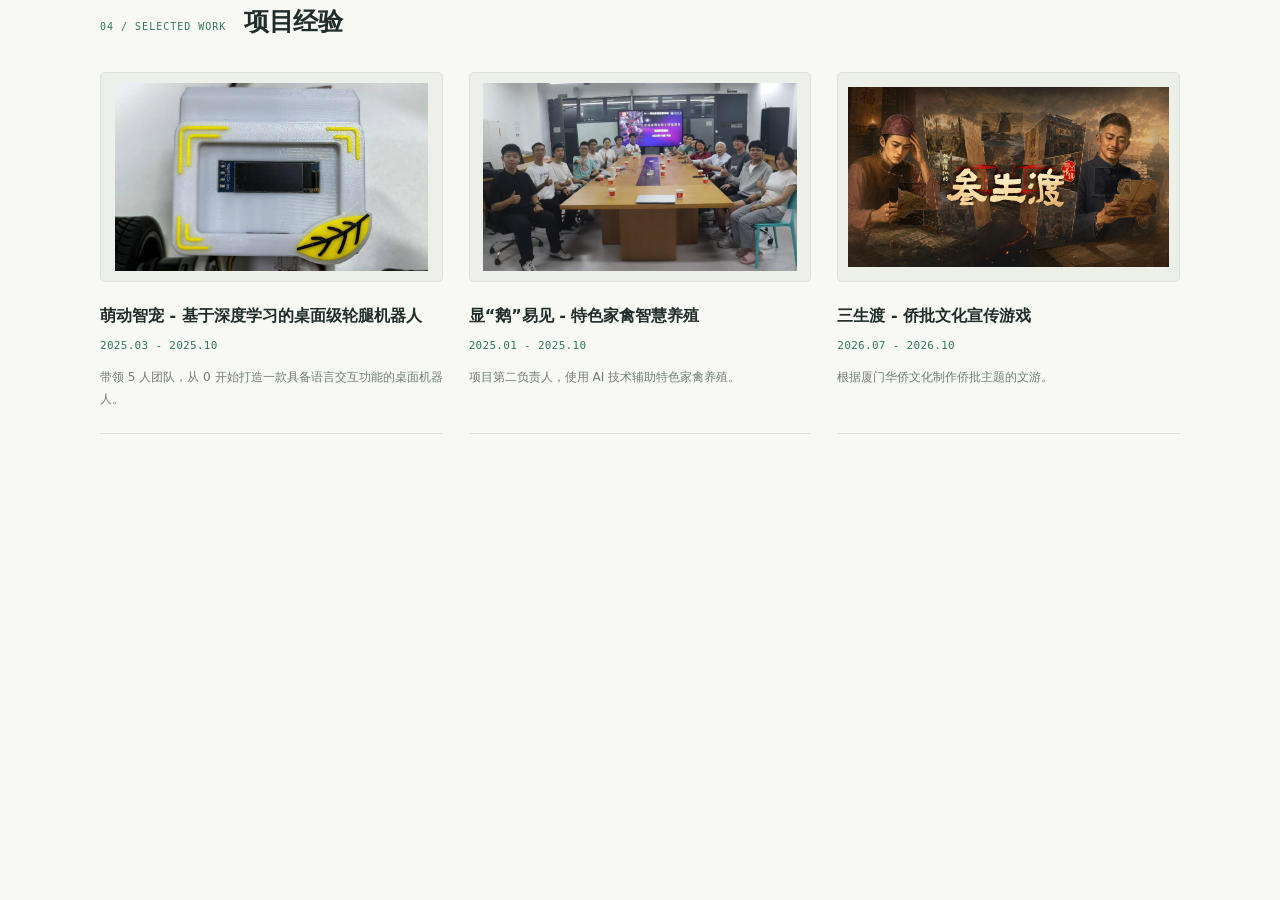
<file: projects/projects.html>
<!DOCTYPE html>
<html lang="zh-CN">
<head>
<meta charset="utf-8" />
<base href="../" />
<meta name="viewport" content="width=device-width, initial-scale=1" />
<title>项目经验</title>
<link rel="stylesheet" href="styles/base.css" />
<link rel="stylesheet" href="styles/cards.css" />
<link rel="stylesheet" href="styles/images.css" />
<link rel="stylesheet" href="projects/projects.css" />
<link rel="stylesheet" href="styles/responsive.css" />
<link rel="stylesheet" href="styles/theme.css" />
</head>
<body>
<main class="container">
<section id="projects" class="section">
  <h2 data-label="04 / SELECTED WORK">项目经验</h2>
  <div class="grid grid-3">
    <article class="card">
      <div class="image-container">
        <div class="image-gallery">
          <img loading="lazy" decoding="async" src="images/projects/mdzc/mdzc_1.jpg" alt="萌动智宠 - 基于深度学习的桌面级轮腿机器人 图片 1" />
          <img loading="lazy" decoding="async" src="images/projects/mdzc/mdzc_0.jpg" alt="萌动智宠 - 基于深度学习的桌面级轮腿机器人 图片 2" />
        </div>
      </div>
      <div class="pad">
        <h3>萌动智宠 - 基于深度学习的桌面级轮腿机器人</h3>
        <p class="when">2025.03 - 2025.10</p>
        <p>带领 5 人团队，从 0 开始打造一款具备语言交互功能的桌面机器人。</p>
      </div>
    </article>
    <article class="card">
      <div class="image-container">
        <div class="image-gallery">
          <img loading="lazy" decoding="async" src="images/projects/xeyj/xeyj_1.jpg" alt="显“鹅”易见 - 特色家禽智慧养殖 图片 1" />
          <img loading="lazy" decoding="async" src="images/projects/xeyj/xeyj_0.png" alt="显“鹅”易见 - 特色家禽智慧养殖 图片 2" />
        </div>
      </div>
      <div class="pad">
        <h3>显“鹅”易见 - 特色家禽智慧养殖</h3>
        <p class="when">2025.01 - 2025.10</p>
        <p>项目第二负责人，使用 AI 技术辅助特色家禽养殖。</p>
      </div>
    </article>
    <article class="card">
      <div class="image-container">
        <img loading="lazy" decoding="async" src="images/projects/sanshengdu/sanshengdu.jpg" alt="三生渡 - 侨批文化宣传游戏 图片 1" />
      </div>
      <div class="pad">
        <h3>三生渡 - 侨批文化宣传游戏</h3>
        <p class="when">2026.07 - 2026.10</p>
        <p>根据厦门华侨文化制作侨批主题的文游。</p>
      </div>
    </article>
  </div>
</section>
</main>
<script src="script.js" defer></script>
</body>
</html>
</file>
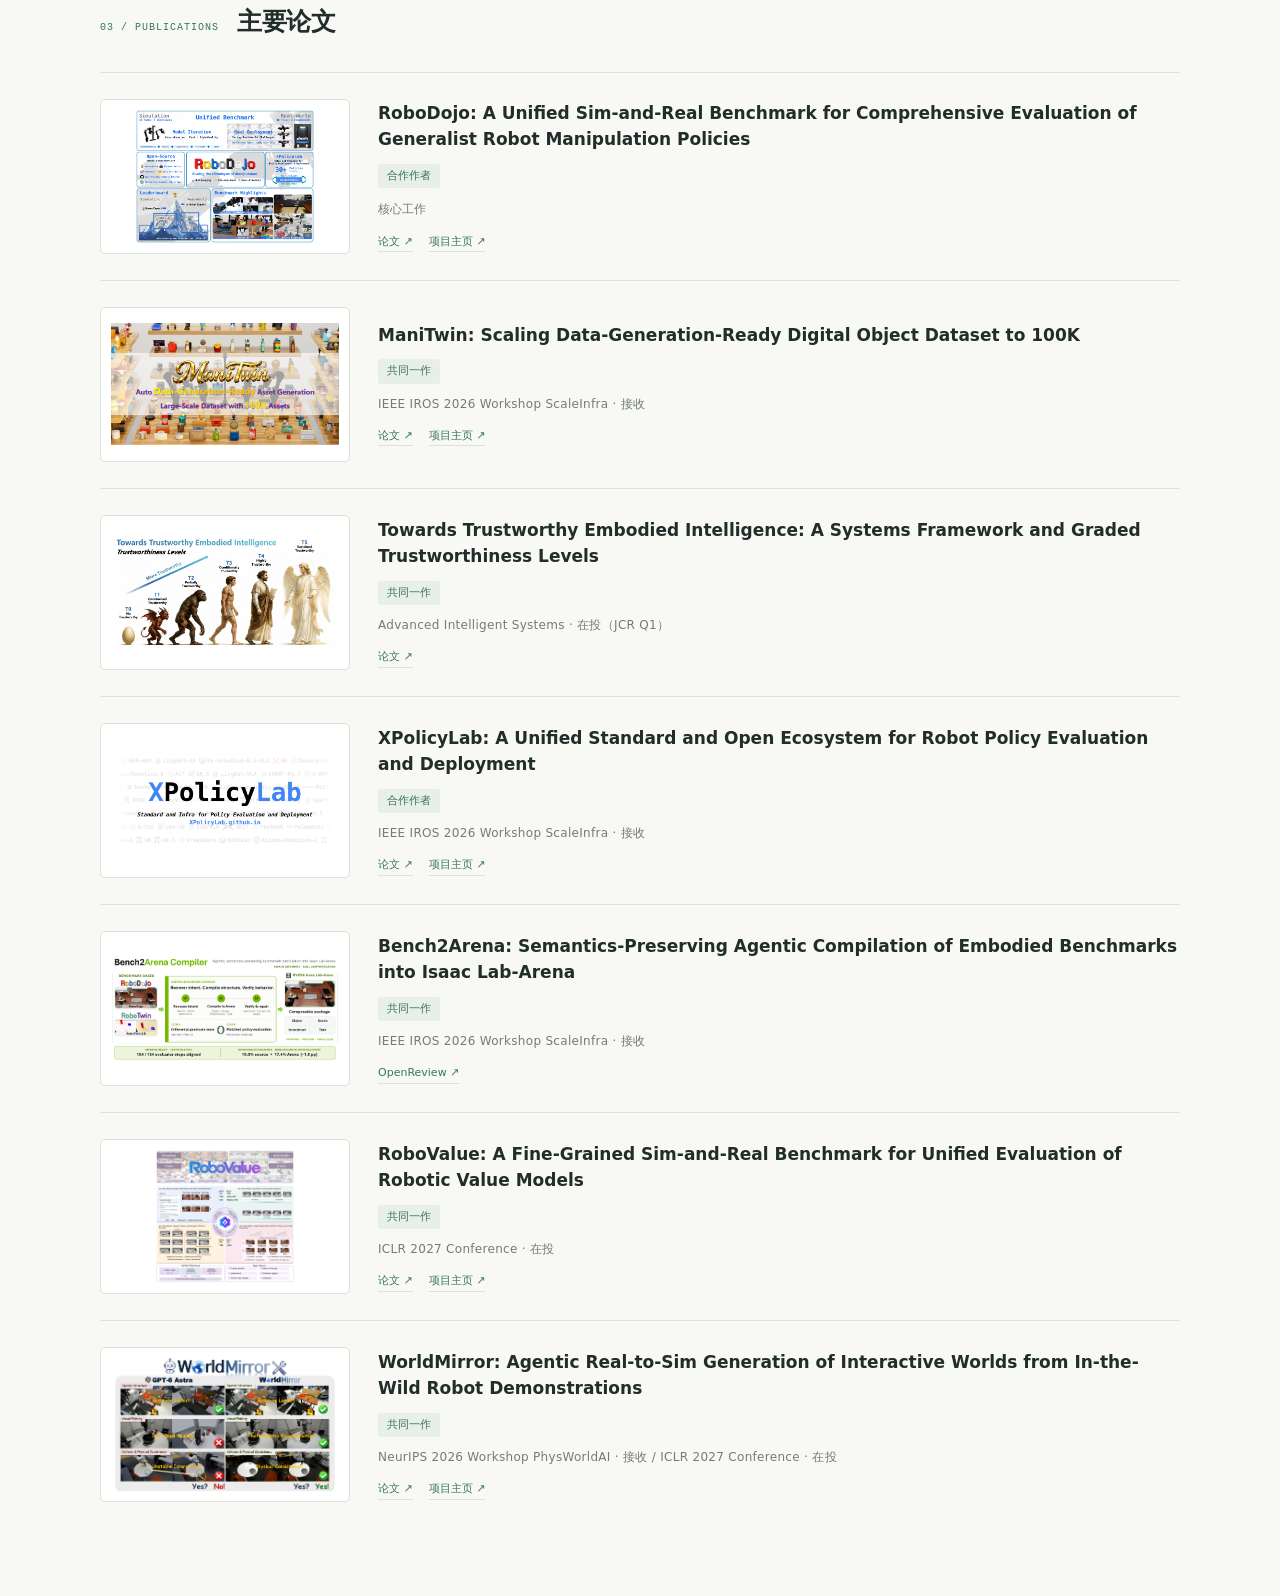
<file: publications/publications.html>
<!DOCTYPE html>
<html lang="zh-CN">
<head>
<meta charset="utf-8" />
<base href="../" />
<meta name="viewport" content="width=device-width, initial-scale=1" />
<title>主要论文</title>
<link rel="stylesheet" href="styles/base.css" />
<link rel="stylesheet" href="styles/cards.css" />
<link rel="stylesheet" href="styles/images.css" />
<link rel="stylesheet" href="publications/publications.css" />
<link rel="stylesheet" href="styles/responsive.css" />
<link rel="stylesheet" href="styles/theme.css" />
</head>
<body>
<main class="container">
<section id="publications" class="section">
  <h2 data-label="03 / PUBLICATIONS">主要论文</h2>
  <div class="grid grid-3">
    <article class="card">
      <div class="image-container">
        <img loading="lazy" decoding="async" src="images/papers/robodojo.png" alt="RoboDojo: A Unified Sim-and-Real Benchmark for Comprehensive Evaluation of Generalist Robot Manipulation Policies 图片 1" />
      </div>
      <div class="pad">
        <h3>RoboDojo: A Unified Sim-and-Real Benchmark for Comprehensive Evaluation of Generalist Robot Manipulation Policies</h3>
<p class="author-role">合作作者</p>
        <p>核心工作</p>
<div class="resource-links">
<a href="https://arxiv.org/abs/2607.04434" target="_blank" rel="noopener noreferrer">论文 ↗</a>
<a href="https://robodojo-benchmark.com/" target="_blank" rel="noopener noreferrer">项目主页 ↗</a>
</div>
      </div>
    </article>
    <article class="card">
      <div class="image-container">
        <img loading="lazy" decoding="async" src="images/papers/manitwin.png" alt="ManiTwin: Scaling Data-Generation-Ready Digital Object Dataset to 100K 图片 1" />
      </div>
      <div class="pad">
        <h3>ManiTwin: Scaling Data-Generation-Ready Digital Object Dataset to 100K</h3>
<p class="author-role">共同一作</p>
        <p class="when">IEEE IROS 2026 Workshop ScaleInfra · 接收</p>
<div class="resource-links">
<a href="https://arxiv.org/abs/2603.16866" target="_blank" rel="noopener noreferrer">论文 ↗</a>
<a href="https://manitwin.github.io/" target="_blank" rel="noopener noreferrer">项目主页 ↗</a>
</div>
      </div>
    </article>
    <article class="card">
      <div class="image-container">
        <img loading="lazy" decoding="async" src="images/papers/trustworthy.jpg" alt="Towards Trustworthy Embodied Intelligence: A Systems Framework and Graded Trustworthiness Levels 图片 1" />
      </div>
      <div class="pad">
        <h3>Towards Trustworthy Embodied Intelligence: A Systems Framework and Graded Trustworthiness Levels</h3>
<p class="author-role">共同一作</p>
        <p class="when">Advanced Intelligent Systems · 在投（JCR Q1）</p>
<div class="resource-links">
<a href="https://arxiv.org/abs/2607.26121" target="_blank" rel="noopener noreferrer">论文 ↗</a>
</div>
      </div>
    </article>
    <article class="card">
      <div class="image-container">
        <img loading="lazy" decoding="async" src="images/papers/xpolicylab.png" alt="XPolicyLab: A Unified Standard and Open Ecosystem for Robot Policy Evaluation and Deployment 图片 1" />
      </div>
      <div class="pad">
        <h3>XPolicyLab: A Unified Standard and Open Ecosystem for Robot Policy Evaluation and Deployment</h3>
<p class="author-role">合作作者</p>
        <p class="when">IEEE IROS 2026 Workshop ScaleInfra · 接收</p>
<div class="resource-links">
<a href="https://arxiv.org/abs/2608.09892" target="_blank" rel="noopener noreferrer">论文 ↗</a>
<a href="https://xpolicylab.github.io/" target="_blank" rel="noopener noreferrer">项目主页 ↗</a>
</div>
      </div>
    </article>
    <article class="card">
      <div class="image-container">
        <img loading="lazy" decoding="async" src="images/papers/bench2arena.png" alt="Bench2Arena: Semantics-Preserving Agentic Compilation of Embodied Benchmarks into Isaac Lab-Arena 图片 1" />
      </div>
      <div class="pad">
        <h3>Bench2Arena: Semantics-Preserving Agentic Compilation of Embodied Benchmarks into Isaac Lab-Arena</h3>
<p class="author-role">共同一作</p>
        <p class="when">IEEE IROS 2026 Workshop ScaleInfra · 接收</p>
<div class="resource-links">
<a href="https://openreview.net/forum?id=wGKg4u42gR" target="_blank" rel="noopener noreferrer">OpenReview ↗</a>
</div>
      </div>
    </article>
    <article class="card">
      <div class="image-container">
        <img loading="lazy" decoding="async" src="images/papers/robovalue.jpg" alt="RoboValue: A Fine-Grained Sim-and-Real Benchmark for Unified Evaluation of Robotic Value Models 图片 1" />
      </div>
      <div class="pad">
        <h3>RoboValue: A Fine-Grained Sim-and-Real Benchmark for Unified Evaluation of Robotic Value Models</h3>
<p class="author-role">共同一作</p>
        <p class="when">ICLR 2027 Conference · 在投</p>
<div class="resource-links">
<a href="https://arxiv.org/abs/2610.26663" target="_blank" rel="noopener noreferrer">论文 ↗</a>
<a href="https://robovalue-benchmark.github.io/" target="_blank" rel="noopener noreferrer">项目主页 ↗</a>
</div>
      </div>
    </article>
    <article class="card">
      <div class="image-container">
        <img loading="lazy" decoding="async" src="images/papers/worldmirror.png" alt="WorldMirror: Agentic Real-to-Sim Generation of Interactive Worlds from In-the-Wild Robot Demonstrations 图片 1" />
      </div>
      <div class="pad">
        <h3>WorldMirror: Agentic Real-to-Sim Generation of Interactive Worlds from In-the-Wild Robot Demonstrations</h3>
<p class="author-role">共同一作</p>
        <p class="when">NeurIPS 2026 Workshop PhysWorldAI · 接收 / ICLR 2027 Conference · 在投</p>
<div class="resource-links">
<a href="https://arxiv.org/abs/2610.31834" target="_blank" rel="noopener noreferrer">论文 ↗</a>
<a href="https://worldmirror-page.github.io/" target="_blank" rel="noopener noreferrer">项目主页 ↗</a>
</div>
      </div>
    </article>
  </div>
</section>
</main>
<script src="script.js" defer></script>
</body>
</html>
</file>
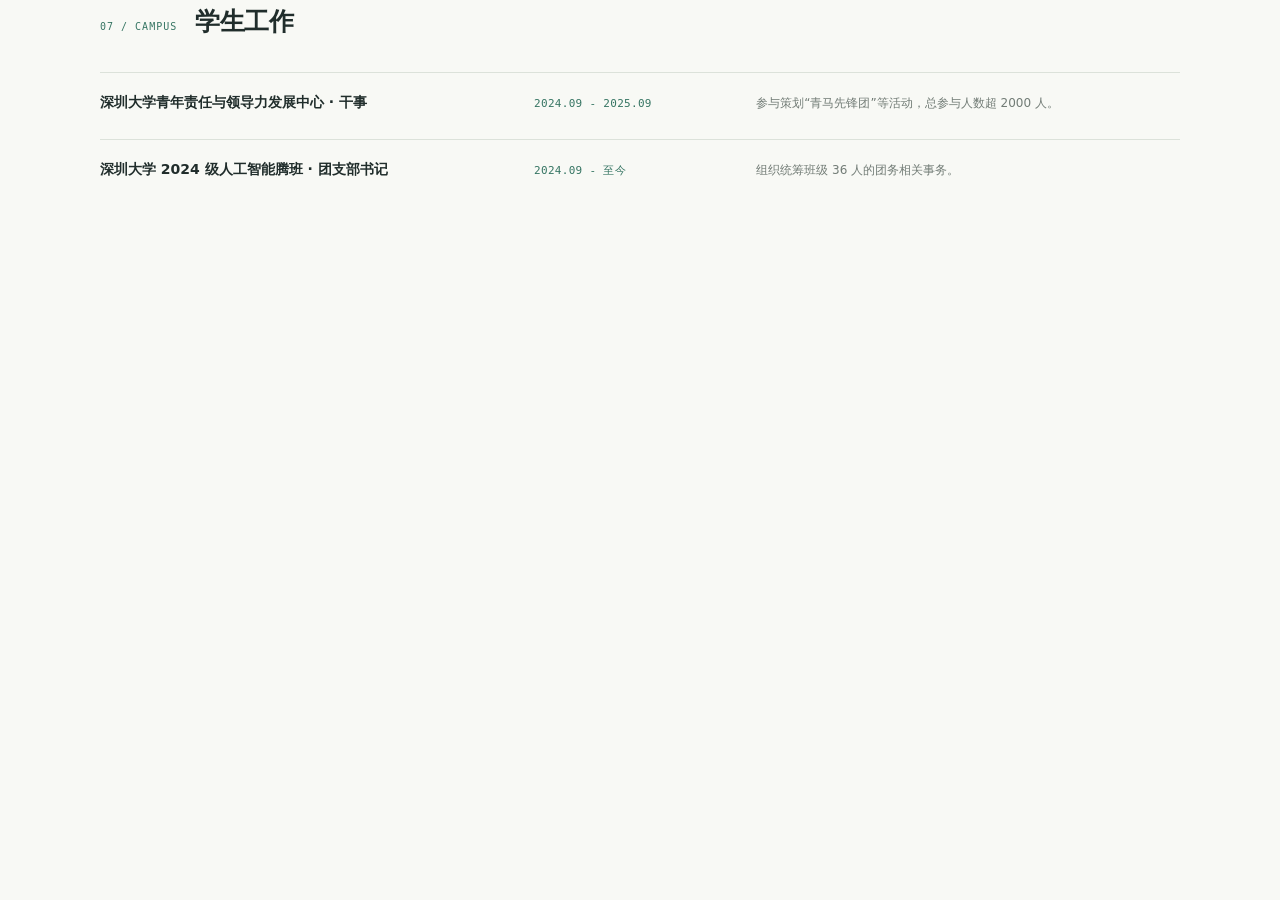
<file: student/student.html>
<!DOCTYPE html>
<html lang="zh-CN">
<head>
<meta charset="utf-8" />
<base href="../" />
<meta name="viewport" content="width=device-width, initial-scale=1" />
<title>学生工作</title>
<link rel="stylesheet" href="styles/base.css" />
<link rel="stylesheet" href="styles/cards.css" />
<link rel="stylesheet" href="styles/images.css" />
<link rel="stylesheet" href="student/student.css" />
<link rel="stylesheet" href="styles/responsive.css" />
<link rel="stylesheet" href="styles/theme.css" />
</head>
<body>
<main class="container">
<section id="student" class="section">
  <h2 data-label="07 / CAMPUS">学生工作</h2>
  <div class="grid grid-2">
    <article class="card text-only">
      <div class="pad">
        <h3>深圳大学青年责任与领导力发展中心 · 干事</h3>
        <p class="when">2024.09 - 2025.09</p>
        <p>参与策划“青马先锋团”等活动，总参与人数超 2000 人。</p>
      </div>
    </article>
    <article class="card text-only">
      <div class="pad">
        <h3>深圳大学 2024 级人工智能腾班 · 团支部书记</h3>
        <p class="when">2024.09 - 至今</p>
        <p>组织统筹班级 36 人的团务相关事务。</p>
      </div>
    </article>
  </div>
</section>
</main>
<script src="script.js" defer></script>
</body>
</html>
</file>
<file: styles/base.css>
/* 基本样式定义 */
:root {
  --bg: #f6f7fb;
  --card: #ffffff;
  --text: #1f2937;
  --muted: #6b7280;
  --border: #e5e7eb;
  --accent: #2563eb;
  --accent-weak: #eaf1ff;
  --radius: 16px;
  --shadow: 0 8px 24px rgba(0, 0, 0, 0.08);
}

* {
  box-sizing: border-box;
  margin: 0;
  padding: 0;
}

html {
  scroll-behavior: smooth;
  margin: 0; /* 确保页面没有全局外边距 */
}
/* base.css */
body {
  font-family: ui-sans-serif, system-ui, -apple-system, BlinkMacSystemFont, "Segoe UI", Roboto, "Noto Sans CJK SC", "Noto Sans SC", "PingFang SC", "Hiragino Sans GB", "Microsoft YaHei", Arial, sans-serif;
  color: var(--text);
  background: var(--bg);
  min-height: 100vh;

  margin: 0px;  /* 给整个页面添加40px的外边距 */
  padding: 0;    /* 如果需要内边距可以设置padding */
}


.container {
  width: 100%;
  max-width: 1100px;
  margin: 0 auto;  /* 水平居中 */
  padding: 0 24px; /* 给容器添加内边距 */
}

.section { scroll-margin-top: 72px; }
.card, .card .pad, .hero-meta { min-width: 0; overflow-wrap: anywhere; }
@media (prefers-reduced-motion: reduce) {
  html { scroll-behavior: auto; }
}
</file>
<file: styles/topbar.css>
/* topbar.css */
.topbar {
  position: sticky;
  top: 0; /* 确保导航栏从顶部开始 */
  z-index: 50;
  background: #fff;

  border-bottom: none;
  margin-top: 0;  /* 去除顶部间隙 */
  padding-top: 0; /* 去除内边距 */
}

.topbar .container {
  display: flex;
  align-items: center;
  justify-content: space-between;
  height: 56px;
  padding: 0 20px; /* 添加左右内边距 */
}


.brand {
  font-weight: 700;
  font-size: 1.2rem;
  color: var(--text);
  text-decoration: none;
}

.nav {
  list-style: none;
  display: flex;
  gap: 4px;
}

.nav a {
  color: var(--muted);
  text-decoration: none;
  padding: 6px 10px;
  border-radius: 10px;
  transition: background-color 0.2s, color 0.2s;
}

.nav a:hover {
  background: var(--accent-weak);
  color: var(--accent);
}

.brand, .nav a { white-space: nowrap; }
@media (min-width: 641px) and (max-width: 1000px) {
  .topbar .container { height: auto; min-height: 56px; flex-wrap: wrap; gap: 8px; padding-block: 8px; }
  .nav { flex-wrap: wrap; row-gap: 14px; }
  .section { scroll-margin-top: 120px; }
}
</file>
<file: styles/hero.css>
/* Hero section */
.hero {
  background: linear-gradient(180deg, #f7f9ff, transparent 60%);
  border-bottom: none;
}

/* 主容器与模块布局 */
.container {
  width: 100%;
  max-width: 1100px;
  margin: 0 auto;
  padding: 0 24px; /* 增加左右内边距，避免内容与页面边缘紧贴 */
}

.hero-inner {
  display: grid;
  grid-template-columns: 160px 1fr; /* 注意你头像宽度是160px，可以对应调整 */
  gap: 40px; /* 原来24px，改大成40px，就会增加头像和文字的距离 */
  padding: 32px 24px 28px;
}



/* Hero section */
.avatar {
  width: 160px; /* 增加头像的宽度 */
  height: 160px; /* 增加头像的高度 */
  border-radius: 50%; /* 保证外框为圆形 */
  object-fit: cover; /* 确保图片自适应容器大小 */
  border: 4px solid #fff; /* 保持白色边框 */
  box-shadow: var(--shadow); /* 阴影效果 */
  background: #ddd; /* 背景颜色 */

}



.hero-meta h1 {
  margin-bottom: 6px;
  font-size: 1.8rem;
}

.muted {
  color: var(--muted);
}

.subtitle {
  margin-bottom: 8px;
  color: var(--muted);
}

.facts {
  display: flex;
  flex-wrap: wrap;
  gap: 10px 16px;
  list-style: none;
  margin: 10px 0 14px;
  color: var(--muted);
}

.contacts {
  display: flex;
  flex-wrap: wrap;
  gap: 10px;
}

/* 修改 .chip 类样式，去除外边框 */
.chip {
  display: inline-flex;
  align-items: center;
  gap: 8px;
  background: var(--card); /* 背景色 */
  padding: 10px 14px; /* 增加内边距 */
  border-radius: 999px; /* 圆形外框 */
  box-shadow: var(--shadow); /* 阴影效果 */
  color: inherit;
  text-decoration: none;
  transition: all 0.2s;
}

/* 鼠标悬停时的变化 */
.chip:hover {
  background: var(--accent-weak);
  color: var(--accent);
}


/* 将“最近更新”改为斜体并设置透明度 */
.updated {
  margin-top: 20px; /* 增加与联系方式的间距 */
  font-style: italic; /* 斜体 */
  opacity: 0.7; /* 设置透明度 */
  color: var(--muted); /* 使颜色保持柔和 */
}
</file>
<file: styles/cards.css>
/* cards.css */
/* 卡片的通用样式，负责卡片的基本外观 */
.card {
  background: var(--card);
  border: 1px solid var(--border);
  box-shadow: var(--shadow);
  border-radius: var(--radius);
  padding: 16px;
  display: flex;
  flex-direction: column;
}

/* 卡片内部通用的内容 */
.card .pad {
  flex-grow: 1;
}

.card h3 {
  font-size: 1.2rem;
  margin-bottom: 6px;
}

.card .when {
  color: var(--muted);
  font-size: 0.95rem;
  margin-bottom: 10px;
}

.card p {
  font-size: 1rem;
  color: var(--text);
  margin-bottom: 8px;
}
</file>
<file: styles/images.css>
.image-container {
  position: relative;
  width: 100%;
  height: 200px;
  flex-shrink: 0;
  overflow: hidden;
  border-radius: 8px;
}

.image-container img {
  position: absolute;
  inset: 0;
  width: 100%;
  height: 100%;
  object-fit: contain;
  display: block;
  transition: opacity 0.4s ease-in-out;
}

/* 无需等待脚本执行，首张图片即为默认显示的图片。 */
.image-gallery img { opacity: 0; }
.image-gallery img:first-child { opacity: 1; }

@media (prefers-reduced-motion: reduce) {
  .image-container img { transition: none; }
}
</file>
<file: styles/footer.css>
/* 访问次数统计 */
.visit-counter {
  text-align: center;
  margin-bottom: 24px;
  font-size: 0.9rem;
  color: var(--muted);
}

/* 页脚 */
.footer {
  border-top: 1px solid var(--border);
  padding: 24px 0;
  color: var(--muted);
  font-size: 0.9rem;
}

.footer .container {
  display: flex;
  align-items: center;
  justify-content: space-between;
}

.totop {
  background: var(--accent);
  color: #fff;
  padding: 6px 12px;
  border-radius: 8px;
  text-decoration: none;
  transition: opacity 0.2s;
}

.totop:hover {
  opacity: 0.8;
}
</file>
<file: styles/responsive.css>
/* 响应式处理 */
@media (max-width: 900px) {
  .grid-3 {
    grid-template-columns: repeat(2, minmax(0, 1fr));
  }

  .hero-inner {
    grid-template-columns: 1fr;
    text-align: left;
  }

  .avatar {
    justify-self: start;
    margin-bottom: 12px;
  }
}

@media (max-width: 640px) {
  .grid-2, .grid-3 {
    grid-template-columns: 1fr;
  }

  .nav {
    display: none; /* 在窄屏幕上隐藏顶部导航的链接，以节省空间 */
  }
}
</file>
<file: student/student.css>
/* student.css */
#student.section { margin-bottom: 40px; }
#student.section h2 {
  font-size: 1.8rem;
  border-bottom: 2px solid var(--accent);
  color: var(--accent);
  padding-bottom: 8px;
  text-align: left;
  margin-bottom: 28px;
}

#student .grid { display: grid; gap: 16px; }
#student .grid-2 { grid-template-columns: repeat(2, minmax(0, 1fr)); }
@media (max-width: 640px) { #student .grid-2 { grid-template-columns: 1fr; } }

#student .card {
  background: var(--card);
  border: 1px solid var(--border);
  box-shadow: var(--shadow);
  border-radius: var(--radius);
}
#student .card .pad { padding: 20px; }
#student .card h3 { font-size: 1.4rem; margin-bottom: 10px; }
#student .card .when { color: var(--muted); }
</file>
<file: projects/projects.css>
/* projects.css */
#projects.section { margin-bottom: 40px; }
#projects.section h2 {
  font-size: 1.8rem;
  border-bottom: 2px solid var(--accent);
  color: var(--accent);
  padding-bottom: 8px;
  text-align: left;
  margin-bottom: 28px;
}

#projects .grid { display: grid; gap: 16px; }
#projects .grid-3 { grid-template-columns: repeat(3, minmax(0, 1fr)); }
@media (max-width: 900px) {
  #projects .grid-3 { grid-template-columns: repeat(2, minmax(0, 1fr)); }
}
@media (max-width: 640px) {
  #projects .grid-3 { grid-template-columns: 1fr; }
}

#projects .card {
  background: var(--card);
  border: 1px solid var(--border);
  box-shadow: var(--shadow);
  border-radius: var(--radius);
}
#projects .card .pad { padding: 20px; }
#projects .card h3 { font-size: 1.4rem; margin-bottom: 10px; }
#projects .card .when { color: var(--muted); }
</file>
<file: awards/awards.css>
/* awards.css */
#awards.section {
  margin-bottom: 40px;
}
#awards.section h2 {
  font-size: 1.8rem;
  border-bottom: 2px solid var(--accent);
  color: var(--accent);
  padding-bottom: 8px;
  text-align: left;
  margin-bottom: 28px;
}

/* 关键：让 .grid 成为网格容器 */
#awards .grid {
  display: grid;
  gap: 16px;
}
/* 三列 */
#awards .grid-3 {
  grid-template-columns: repeat(3, minmax(0, 1fr));
}
/* 响应式 */
@media (max-width: 900px) {
  #awards .grid-3 { grid-template-columns: repeat(2, minmax(0, 1fr)); }
}
@media (max-width: 640px) {
  #awards .grid-3 { grid-template-columns: 1fr; }
}

#awards .card {
  background: var(--card);
  border: 1px solid var(--border);
  box-shadow: var(--shadow);
  border-radius: var(--radius);
  display: flex;
  flex-direction: column;
  padding: 20px;
}
#awards .card .pad { padding: 20px; }
#awards .card h3 { font-size: 1.4rem; margin-bottom: 10px; }
#awards .card .when { color: var(--muted); }

/* 图片样式 */
/* 当使用横向缩略图行（image-gallery）时 */
#awards .card .image-gallery {
  display: flex;
  gap: 10px;
  align-items: stretch;
}

/* 每个缩略图的包裹容器，保证比例或高度一致 */
#awards .card .thumb {
  flex: 1 1 0;           /* 平分可用宽度 */
  aspect-ratio: 1 / 1;   /* 方形缩略图（改成 16/9 或 4/3 也行） */
  overflow: hidden;
  border-radius: 6px;
}

#awards .card .thumb img {
  width: 100%;
  height: 100%;
  object-fit: cover;
  display: block;
}
</file>
<file: others/others.css>
/* others.css */
#others.section { margin-bottom: 40px; }
#others.section h2 {
  font-size: 1.8rem;
  border-bottom: 2px solid var(--accent);
  color: var(--accent);
  padding-bottom: 8px;
  text-align: left;
  margin-bottom: 28px;
}

#others .grid { display: grid; gap: 16px; }
#others .grid-2 { grid-template-columns: repeat(2, minmax(0, 1fr)); }
@media (max-width: 640px) { #others .grid-2 { grid-template-columns: 1fr; } }

#others .card {
  background: var(--card);
  border: 1px solid var(--border);
  box-shadow: var(--shadow);
  border-radius: var(--radius);
}
#others .card .pad { padding: 20px; }
#others .card h3 { font-size: 1.4rem; margin-bottom: 10px; }
#others .card .when { color: var(--muted); }
</file>
<file: education/education.css>
/* education.css */
/* 单列 + 左图右文 */
#education.section { margin-bottom: 40px; }
#education.section h2 {
  font-size: 1.8rem;
  border-bottom: 2px solid var(--accent);
  color: var(--accent);
  padding-bottom: 8px;
  text-align: left;
  margin-bottom: 28px; 
}

/* 把 .grid 变成网格容器，并默认就是 1 列（即使你写了 grid-2 也会被覆盖到 1 列） */
#education .grid { display: grid; gap: 16px; grid-template-columns: 1fr; }
/* 如果你在 HTML 用 grid-1，也提供对应类 */
#education .grid-1 { grid-template-columns: 1fr; }
/* 只修改对齐相关，不改变其他样式 */
#education .card {
  display: flex;
  flex-direction: row;
  align-items: center; /* 垂直居中 */
  gap: 36px; /* 调整图片和文字之间的水平距离，可改成你想要的值 */
  min-height: 180px;
}

#education .card .pad {
  display: flex;
  flex-direction: column;
  justify-content: center; /* 文字垂直居中 */

  /* 可选：单独加左边距，进一步控制间距 */
  margin-left: 16px;
}

#education .card .image-container {
  flex: 0 0 28%;
  max-width: 28%;
  overflow: hidden;
  border-radius: var(--radius);
  
  /* 不改变图片原来的填充方式，所以不使用 flex 居中图片 */
}

#education .card .image-container img {
  width: 100%;
  height: 100%;
  object-fit: contain; /* 保持原来的填充方式 */
}



/* 小屏幕下保持卡片内容居中显示，但图片仍保持原来的填充方式 */
@media (max-width: 640px) {
  #education .card {
    flex-direction: column;
    align-items: center; /* 图片和文字水平居中 */
  }
  #education .card .pad {
    align-items: center;
    text-align: center;
  }
}

@media (max-width: 640px) {
  #education .card { gap: 16px; }
  #education .card .image-container { flex: none; max-width: 100%; width: 100%; height: 140px; }
  #education .card .pad { margin-left: 0; }
}
</file>
<file: practice/practice.css>
/* practice.css */
#practice.section { margin-bottom: 40px; }
#practice.section h2 {
  font-size: 1.8rem;
  border-bottom: 2px solid var(--accent);
  color: var(--accent);
  padding-bottom: 8px;
  text-align: left;
  margin-bottom: 28px;
}

#practice .grid { display: grid; gap: 16px; }
#practice .grid-3 { grid-template-columns: repeat(3, minmax(0, 1fr)); }
@media (max-width: 900px) {
  #practice .grid-3 { grid-template-columns: repeat(2, minmax(0, 1fr)); }
}
@media (max-width: 640px) {
  #practice .grid-3 { grid-template-columns: 1fr; }
}

#practice .card {
  background: var(--card);
  border: 1px solid var(--border);
  box-shadow: var(--shadow);
  border-radius: var(--radius);
}
#practice .card .pad { padding: 20px; }
#practice .card h3 { font-size: 1.4rem; margin-bottom: 10px; }
#practice .card .when { color: var(--muted); }
</file>
<file: honors/honors.css>
/* honors.css */
#honors.section { margin-bottom: 40px; }
#honors.section h2 {
  font-size: 1.8rem;
  border-bottom: 2px solid var(--accent);
  color: var(--accent);
  padding-bottom: 8px;
  text-align: left;
  margin-bottom: 28px;
}

#honors .grid { display: grid; gap: 16px; }
#honors .grid-2 { grid-template-columns: repeat(2, minmax(0, 1fr)); }
@media (max-width: 640px) { #honors .grid-2 { grid-template-columns: 1fr; } }

#honors .card {
  background: var(--card);
  border: 1px solid var(--border);
  box-shadow: var(--shadow);
  border-radius: var(--radius);
}
#honors .card .pad { padding: 20px; }
#honors .card h3 { font-size: 1.4rem; margin-bottom: 10px; }
#honors .card .when { color: var(--muted); }
</file>
<file: internship/internship.css>
#internship .grid { display: grid; gap: 20px; }
</file>
<file: publications/publications.css>
#publications .grid { display: grid; gap: 0; grid-template-columns: 1fr; }
</file>
<file: styles/theme.css>
/* Local, dependency-free portfolio theme. */
:root { --bg: #f8f9f5; --card: #fff; --text: #202d2b; --muted: #727c76; --accent: #367563; --accent-weak: #e8efe8; --border: #dce2da; --radius: 8px; --shadow: none; }
body { font-size: 15px; line-height: 1.75; -webkit-font-smoothing: antialiased; }
a { color: inherit; }
.container { max-width: 1160px; padding-inline: 40px; }
a:focus-visible, summary:focus-visible { outline: 2px solid var(--accent); outline-offset: 6px; }
.topbar { background: var(--bg); border-bottom: 1px solid var(--border); }
.topbar .container { height: 86px; padding-inline: 40px; }
.brand { display: flex; align-items: center; gap: 9px; font-size: 17px; letter-spacing: -.5px; }
.brand-mark { background: var(--text); color: #fff; width: 32px; height: 32px; display: grid; place-items: center; border-radius: 50%; font: 12px Georgia, serif; letter-spacing: -1px; margin-right: 4px; }
.brand-dot { color: var(--accent); }
.nav { gap: 22px; font-size: 13px; }
.nav a { padding: 6px 0; border-radius: 0; }
.nav a:hover { background: transparent; color: var(--accent); }
.nav .nav-contact { border-bottom: 1px solid var(--accent); color: var(--accent); }
.hero { background: transparent; }
.hero-inner { grid-template-columns: 1.35fr 1fr; align-items: center; gap: 90px; padding-block: 78px 66px; }
.eyebrow { font-size: 10px; letter-spacing: 2px; font-weight: 600; color: var(--accent); }
.status-dot { display: inline-block; width: 6px; height: 6px; background: var(--accent); border-radius: 50%; margin-right: 8px; vertical-align: middle; }
.hero-meta h1 { font-size: 19px; font-weight: 500; margin-top: 28px; line-height: 1.4; letter-spacing: 1px; }
.english-name { display: block; font: 64px/1.12 Georgia, 'Times New Roman', serif; letter-spacing: -3px; margin: 8px 0 24px; }
.hero-intro { font-size: 33px; line-height: 1.55; font-weight: 500; letter-spacing: 1px; margin-bottom: 20px; }
.accent-text { color: var(--accent); }
.subtitle { font-size: 13px; line-height: 2; margin: 0; }
.hero-actions { display: flex; align-items: center; gap: 28px; margin-top: 30px; font-size: 13px; }
.button { display: inline-flex; gap: 36px; align-items: center; padding: 12px 20px; text-decoration: none; border-radius: 3px; }
.button-primary { background: var(--accent); color: #fff; transition: background-color .2s; }
.button-primary:hover { background: #275646; }
.text-link { text-decoration: none; border-bottom: 1px solid var(--border); padding-block: 10px; }
.interest-tags { display: flex; gap: 14px; margin-top: 30px; font-size: 10px; color: var(--muted); }
.interest-tags span + span::before { content: '/'; margin-right: 14px; color: #b5beb5; }
.portrait { margin: 0; width: 100%; transform: rotate(2deg); }
.portrait-frame { background: #e8ece3; padding: 13px; border: 1px solid var(--border); border-radius: 5px; }
.avatar { width: 100%; height: 380px; object-fit: cover; object-position: center; border: 0; border-radius: 2px; display: block; box-shadow: none; }
.portrait figcaption { display: flex; justify-content: space-between; margin-top: 14px; font-size: 10px; color: var(--muted); }
.portrait figcaption span:last-child { font-size: 8px; letter-spacing: 1px; }
.hero-bottom { display: flex; justify-content: space-between; align-items: center; padding-block: 0 22px; border-bottom: 1px solid var(--border); color: var(--muted); font-size: 10px; letter-spacing: 2px; }
.hero-bottom a { text-decoration: none; letter-spacing: 0; }
#modules-wrapper { padding-top: 58px; }
.section { scroll-margin-top: 110px; }
:is(#projects,#awards,#education,#honors,#others,#student,#practice,#internship,#publications).section { margin-bottom: 68px; }
:is(#projects,#awards,#education,#honors,#others,#student,#practice,#internship,#publications).section h2 { border: 0; padding: 0; color: var(--text); font-size: 25px; font-weight: 600; letter-spacing: -.5px; display: flex; align-items: baseline; gap: 18px; margin-bottom: 28px; }
.section h2::before { color: var(--accent); font: 10px/1.5 ui-monospace, monospace; letter-spacing: 1px; }
.section h2[data-label]::before { content: attr(data-label); }
:is(#projects,#awards,#education,#honors,#others,#student,#practice,#internship,#publications) .card { padding: 0; background: transparent; border: 0; border-radius: 0; box-shadow: none; }
:is(#projects,#awards,#education,#honors,#others,#student,#practice,#internship,#publications) .card .pad { padding: 20px 0 0; }
:is(#projects,#awards,#education,#honors,#others,#student,#practice,#internship,#publications) .card h3 { font-size: 16px; line-height: 1.7; font-weight: 600; margin-bottom: 8px; }
:is(#projects,#awards,#education,#honors,#others,#student,#practice,#internship,#publications) .card .when { font: 11px/1.7 ui-monospace, monospace; letter-spacing: .3px; color: var(--accent); margin-bottom: 10px; }
.card p { font-size: 12px; line-height: 1.85; color: var(--muted); }
#projects .grid { gap: 26px; }
.image-container { height: 210px; border: 1px solid var(--border); border-radius: 5px; background: #edf0e9; }
.image-container img { object-fit: contain; padding: 10px; }
#projects .card { border-bottom: 1px solid var(--border); padding-bottom: 15px; }
#awards .grid { grid-template-columns: repeat(2,minmax(0,1fr)); gap: 0 32px; }
#awards .card { flex-direction: row; align-items: center; gap: 20px; padding: 22px 0; border-top: 1px solid var(--border); }
#awards .image-container { width: 125px; height: 100px; }
#awards .card .pad { padding: 0; }
#awards .card h3 { font-size: 13px; }
#awards .card p { font-size: 11px; margin-bottom: 3px; }
#awards .card .when { font-size: 10px; margin-bottom: 4px; }
#education .card { min-height: 0; height: auto; background: #eef1e9; border: 1px solid var(--border); border-radius: 5px; padding: 30px 36px; gap: 32px; }
#education .card .image-container { height: 100px; flex: 0 0 170px; max-width: 170px; border: 0; background: transparent; }
#education .card .pad { padding: 0; margin: 0; }
#education .card h3 { font-size: 18px; }
#honors .grid { grid-template-columns: repeat(2,minmax(0,1fr)); gap: 0 40px; }
#honors .card { border-top: 1px solid var(--border); padding: 16px 0; }
#honors .card .pad { padding: 0; }
#honors .card h3 { font-size: 14px; }
#honors .card p { margin-bottom: 3px; }
:is(#others,#student,#practice) .grid { grid-template-columns: 1fr; }
:is(#others,#student,#practice) .card { border-top: 1px solid var(--border); padding-top: 18px; }
:is(#others,#student,#practice) .card .pad { padding: 0; display: grid; grid-template-columns: 1.3fr .7fr 1fr; align-items: baseline; gap: 24px; }
.contact-section { border-top: 1px solid var(--border); display: flex; justify-content: space-between; align-items: center; gap: 40px; padding-block: 55px 65px; }
.contact-section h2 { font-size: 34px; line-height: 1.5; font-weight: 500; margin-top: 18px; }
.contact-email { font: 20px Georgia, serif; text-decoration: none; border-bottom: 1px solid var(--accent); padding-bottom: 8px; overflow-wrap: anywhere; }
.contact-details > p { margin-top: 24px; display: flex; gap: 24px; color: var(--muted); font-size: 11px; }
.contact-details a { text-decoration: none; }
.contact-details details { font-size: 11px; color: var(--muted); margin-top: 20px; }
summary { cursor: pointer; }
.footer { padding: 24px 0; font-size: 10px; background: #edf0e9; }
.totop { background: transparent; color: var(--text); padding: 0; }
.footer .footer-meta { margin-top: 14px; font-size: 9px; opacity: .7; }
@media (max-width: 1000px) {
  .hero-inner { gap: 45px; }
  .english-name { font-size: 52px; }
  .hero-intro { font-size: 28px; }
  .avatar { height: 330px; }
  .topbar .container { flex-wrap: nowrap; }
  .nav { gap: 18px; }
  #projects .grid { grid-template-columns: repeat(3,minmax(0,1fr)); gap: 18px; }
  #awards .image-container { width: 90px; height: 90px; }
}
@media (max-width: 760px) {
  .container, .topbar .container { padding-inline: 24px; }
  .topbar .container { height: 72px; }
  .brand { font-size: 14px; }
  .nav { display: flex; gap: 15px; font-size: 12px; }
  .nav li:nth-child(2), .nav li:nth-child(3) { display: none; }
  .hero-inner { grid-template-columns: 1fr; gap: 40px; padding-block: 44px 34px; }
  .english-name { font-size: 58px; }
  .hero-intro { font-size: 30px; }
  .portrait { max-width: 350px; justify-self: center; transform: rotate(1deg); }
  .avatar { height: 340px; margin: 0; }
  .hero-bottom { letter-spacing: .6px; font-size: 8px; }
  #modules-wrapper { padding-top: 38px; }
  :is(#projects,#awards,#education,#honors,#others,#student,#practice,#internship,#publications).section { margin-bottom: 46px; }
  :is(#projects,#awards,#education,#honors,#others,#student,#practice,#internship,#publications).section h2 { font-size: 22px; flex-direction: column; gap: 6px; }
  #projects .grid, #awards .grid, #honors .grid { grid-template-columns: 1fr; }
  #projects .grid { gap: 30px; }
  #projects .image-container { height: 230px; }
  #awards .image-container { width: 110px; height: 100px; }
  #education .card { flex-direction: column; padding: 24px; gap: 18px; }
  #education .card .image-container { flex: none; width: 170px; height: 85px; }
  #education .card .pad { text-align: center; align-items: center; }
  #education .card h3 { font-size: 16px; }
  :is(#others,#student,#practice) .card .pad { display: block; }
  .contact-section { align-items: flex-start; flex-direction: column; gap: 28px; padding-block: 36px; }
  .contact-section h2 { font-size: 28px; }
  .contact-email { font-size: 17px; }
  .contact-details > p { flex-wrap: wrap; gap: 8px 18px; }
  .footer-note { display: none; }
  .section { scroll-margin-top: 90px; }
}
@media (max-width: 370px) {
  .container, .topbar .container { padding-inline: 18px; }
  .brand-mark { display: none; }
  .english-name { font-size: 48px; }
  .hero-actions { gap: 20px; }
  .button { gap: 20px; }
  #awards .image-container { width: 85px; height: 85px; }
  .contact-email { font-size: 15px; }
}

/* CV-backed research and experience sections. */
#internship .card { display: flex; flex-direction: row; align-items: center; gap: 32px; background: #eef1e9; border: 1px solid var(--border); border-radius: 5px; padding: 30px 36px; }
#internship .card .pad { padding: 0; }
#internship .image-container { width: 170px; height: 100px; border: 0; background: transparent; }
#publications .grid { display: grid; grid-template-columns: 1fr; }
#publications .card { display: grid; grid-template-columns: 250px minmax(0,1fr); gap: 28px; align-items: center; border-top: 1px solid var(--border); padding: 26px 0; }
#publications .card.text-only { grid-template-columns: 1fr; }
#publications .card .pad { padding: 0; }
#publications .image-container { height: 155px; background: white; }
#publications .card h3 { font-size: 17px; line-height: 1.55; }
#publications .card .when { font-size: 12px; line-height: 1.7; font-family: inherit; color: var(--muted); }
#publications .author-role { display: inline-block; padding: 2px 9px; margin: 2px 0 10px; background: var(--accent-weak); color: var(--accent); font-size: 11px; border-radius: 3px; }
.resource-links { display: flex; flex-wrap: wrap; gap: 16px; font-size: 11px; margin-top: 12px; }
.resource-links a { color: var(--accent); text-decoration: none; border-bottom: 1px solid var(--border); }
.resource-links a:hover { border-color: var(--accent); }
:is(#others,#student,#practice) .card .pad { grid-template-columns: minmax(0,1.15fr) minmax(120px,.55fr) minmax(0,1.2fr); gap: 28px; }
:is(#others,#student,#practice) .card h3 { font-size: 14px; }
:is(#others,#student,#practice) .grid { gap: 16px; }
#projects .card.text-only { justify-content: center; min-height: 300px; background: #eef1e9; padding: 24px; border: 1px solid var(--border); border-radius: 5px; }
@media (max-width: 760px) {
  #internship .card { flex-direction: column; align-items: flex-start; padding: 24px; gap: 18px; }
  #publications .card { grid-template-columns: 1fr; gap: 18px; }
  #publications .image-container { height: 190px; }
  #publications .card h3 { font-size: 16px; }
  .nav li { display: none; }
  .nav li:nth-child(2), .nav li:last-child { display: list-item; }
}
</file>
